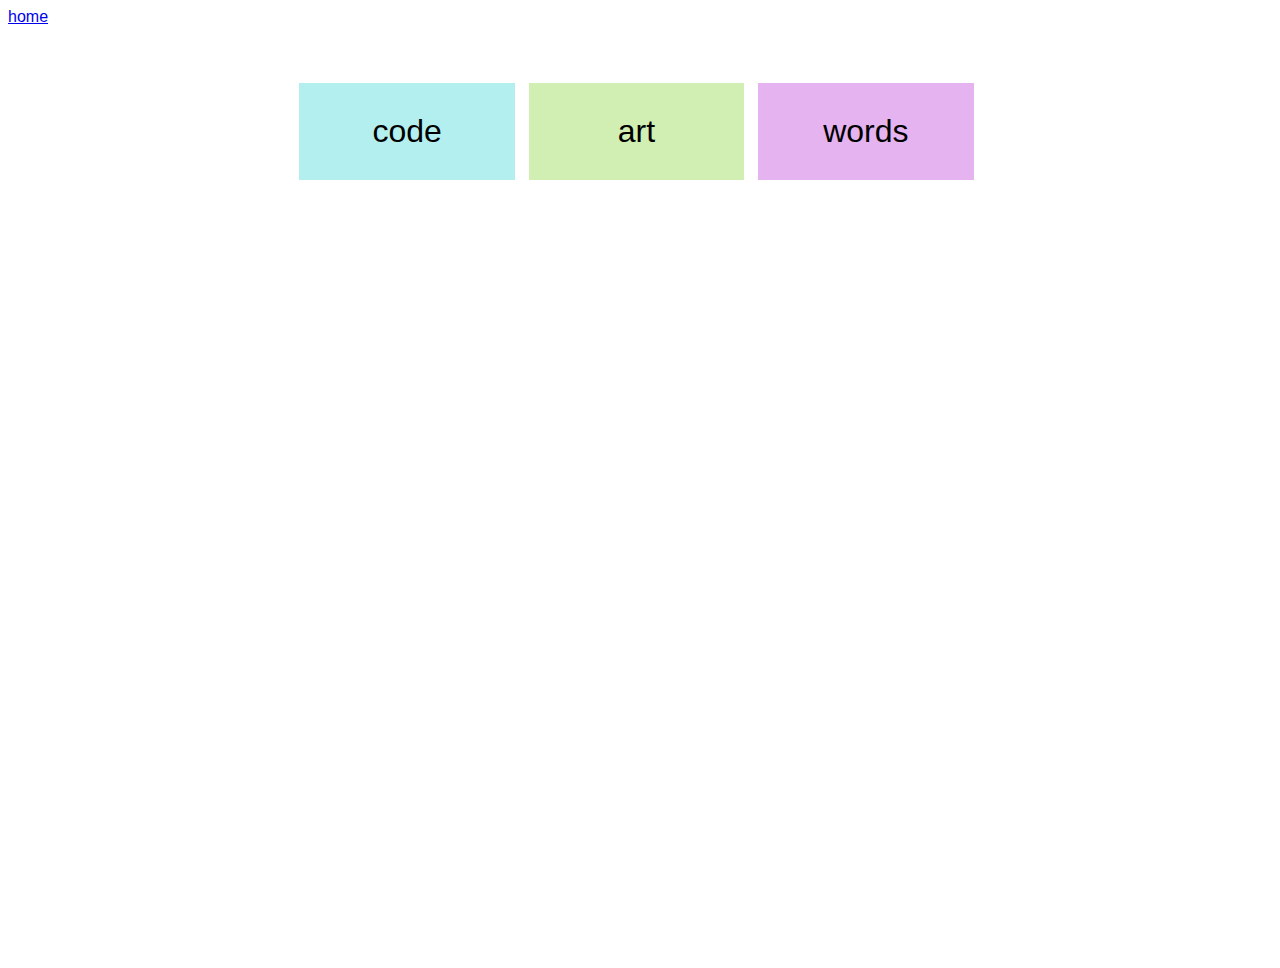
<file: creations/index.html>
<html>
	<head>
		<title> creations </title>

		<style>
			* { font-family: Tahoma, Geneva, sans-serif; }
			
			.ribbon {
				display: flex;
				margin-top: 50px;
			}

			.section {
				text-transform: lowercase;
				width: 31%;
				margin: 1%;
				height: 99px;
			}

			.title {
				padding: 30px;
				text-align: center;
				font-size: 2em;
			}

			
			.dropdown { display: none; }
			.section:hover>.dropdown, .section:focus-within>.dropdown { display: block; }

			.dropdown a {
				display:block;
				text-align: left;
				font-size: 1em;
				text-decoration: none;
				padding: 10px 10px;
				padding-right: auto;

				color:black;
			}

			.expanded { /* so the dropdown can position:absolute relative to it */
				position: relative;
			}

			.expanded .dropdown {
				position: absolute;
				left: 100%;
				top: 0px;
				width: 55%;
			}
			.expanded>.dropdown { display: none; }
			.expanded:hover>.dropdown, .expanded:focus-within>.dropdown { display: block; }

			/* colors */
			#code {--hue: 180; }
			#art  {--hue:  90; }
			#word {--hue: 290; }

			.title  { background-color: hsl(var(--hue), 66%, 82%); }
			a 		{ background-color: hsl(var(--hue), 33%, 95%); }
			a:hover { background-color: hsl(var(--hue), 33%, 88%); }


			main {
				height: 100%;
				
				width: 55%;
				margin-left:  auto;
				margin-right: auto;
			}


			a.personal {
				color: #444;
			}
			.personal::after {
				content: " 🔒 "
			}

			a.wip {
				color: #999 ;
				cursor: not-allowed;
			}
			.wip::before {
				content: " 🛠️ ";
			}
		</style>
	</head>

	<body>
		<header> <a href='../index.html'>home</a> </header>

		<main>
			<div class="ribbon">

				<div class="section" id="code">
					<div class="title" tabindex=0>Code</div>
					<div class="dropdown">
						<div class="expanded">
							<a href="tokipona">toki pona</a>
							<div class="dropdown">
								<a href="../lipu-ilo-lili/ilo">dictionary</a>
								<a href="../lipu-ilo-lili/encodings">encodings</a>
							</div>
						</div>
						<a href="./gates/">logic gate simulator</a>
						<a href="pico8.html" class="wip">pico-8</a>
						<a href="https://elvyphie.itch.io/" class="wip">itch.io</a>
						<a href="https://scratch.mit.edu/users/Hungry-Pie/">Scratch</a>
						<a href="../cv.html" class="wip">portfolio</a>
						<a href="bots.html" class="wip">discord</a>

						<div class="expanded">
							<a tabindex=0>misc</a>
							<div class="dropdown">
								<a href="js/index.html" class="wip">js</a>
								<a href="py/index.html" class="wip">py</a>
							</div>
						</div>
					
					</div>
				</div>
				
				<div class="section" id="art">
					<div class="title" tabindex=0>Art</div>
					<div class="dropdown">
						<a href="art/videos.html" class="wip">videos</a> 
						<div class="expanded"> <a tabindex=0> music </a> <div class="dropdown">
							<a href="https://elvyphie.bandcamp.com/">bandcamp</a>
							<a href="https://soundcloud.com/elphievy">soundcloud</a>
						</div></div>
						<a href="art/poetry.html" class="personal wip">poetry</a>
						<a href="art/glitchart.html" class="personal wip">glitchart</a>
						<a href="art/emoji.html" class="wip">emote edits</a>

						<div class="expanded"> <a tabindex=0> owo </a> <div class="dropdown">
							
							<div class="expanded"> <a tabindex=0> what's this? </a> <div class="dropdown">
								<div class="expanded"> <a tabindex=0> > idk </a> <div class="dropdown"> 
									<a href="../uwu.html"> ;3 </a>
								</div></div>
								
								<div class="expanded"> <a tabindex=0> > art..? </a> <div class="dropdown"> 
									<a href="../uwu.html"> ok </a>
								</div></div>
								
								<div class="expanded"> <a href="" tabindex=0> > broken </a> <div class="dropdown"> 
									<a tabindex=0> pog </a>
								</div></div>
							
							</div> </div>

							<div class="expanded"> <a tabindex=0> uwu </a> <div class="dropdown"> 
								<a tabindex=0> uwu </a>
								<div class="expanded"> <a tabindex=0> uwu </a> <div class="dropdown"> 
									<a href="easteregg.html"> owo </a>
									<a href=""> uwu </a>
								</div></div>
							</div></div>

						</div>
					</div>

					</div>
				</div>

				<div class="section" id="word">
					<div class="title" tabindex=0>Words</div>
					<div class="dropdown">
						<a href="../tp/waleja.html" class="wip">toki pona</a>
						<a href="ctf.html" class="wip">CTF Writeups</a>
						<a href="rant.html" class="personal wip">Rants</a>
					</div>
				</div>

			</div>
		</main>

	</body>
</html>
</file>
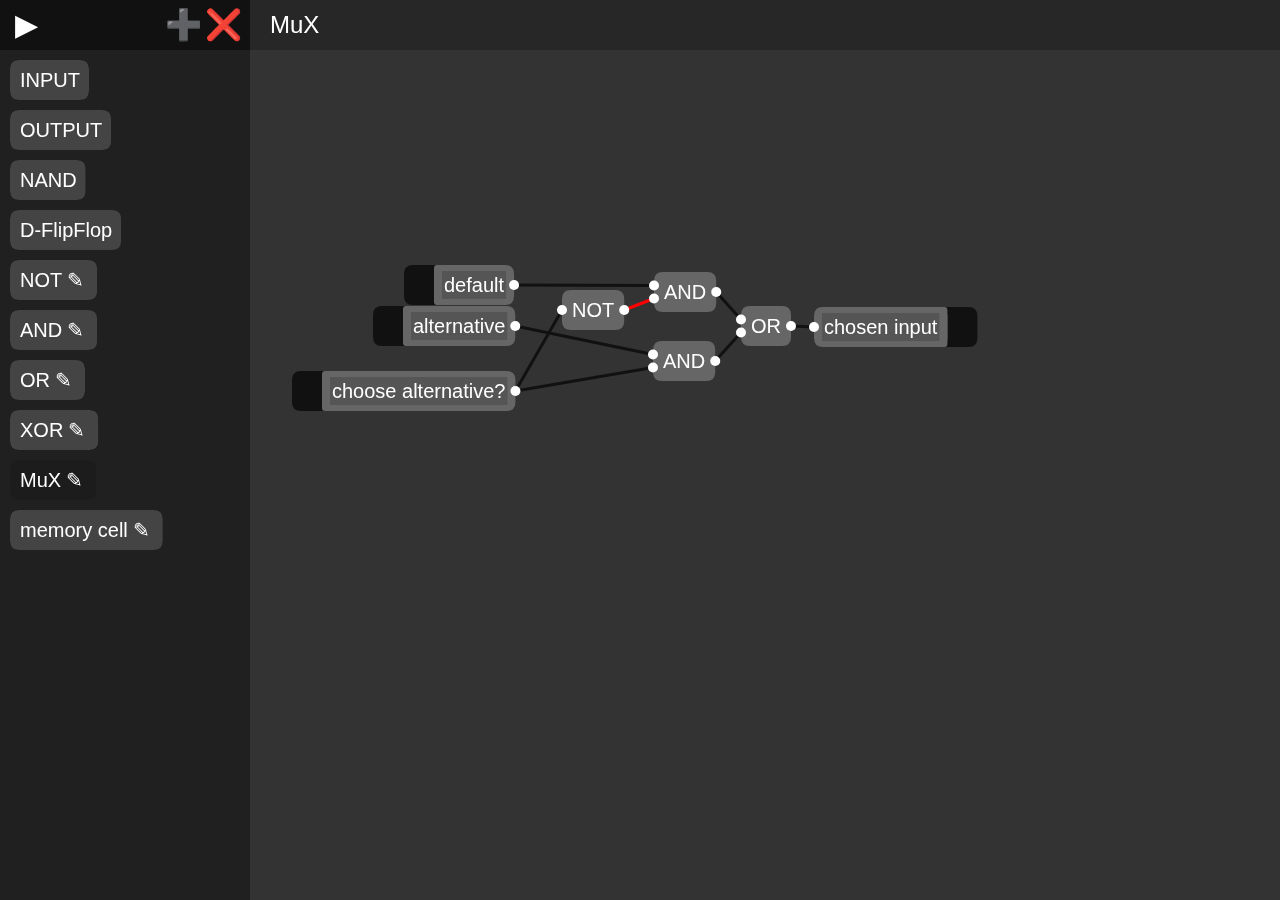
<file: creations/gates/index.html>
<!DOCTYPE html>
<html lang="en">
	<head>
		<meta charset="utf-8">
		<title>logic gate simulator</title>
		<link rel="stylesheet" href="style.css">
		<script src="script.js" defer></script>
	</head>	
	<body>
		<canvas id="canvas"></canvas>
	</body>
</html>
</file>
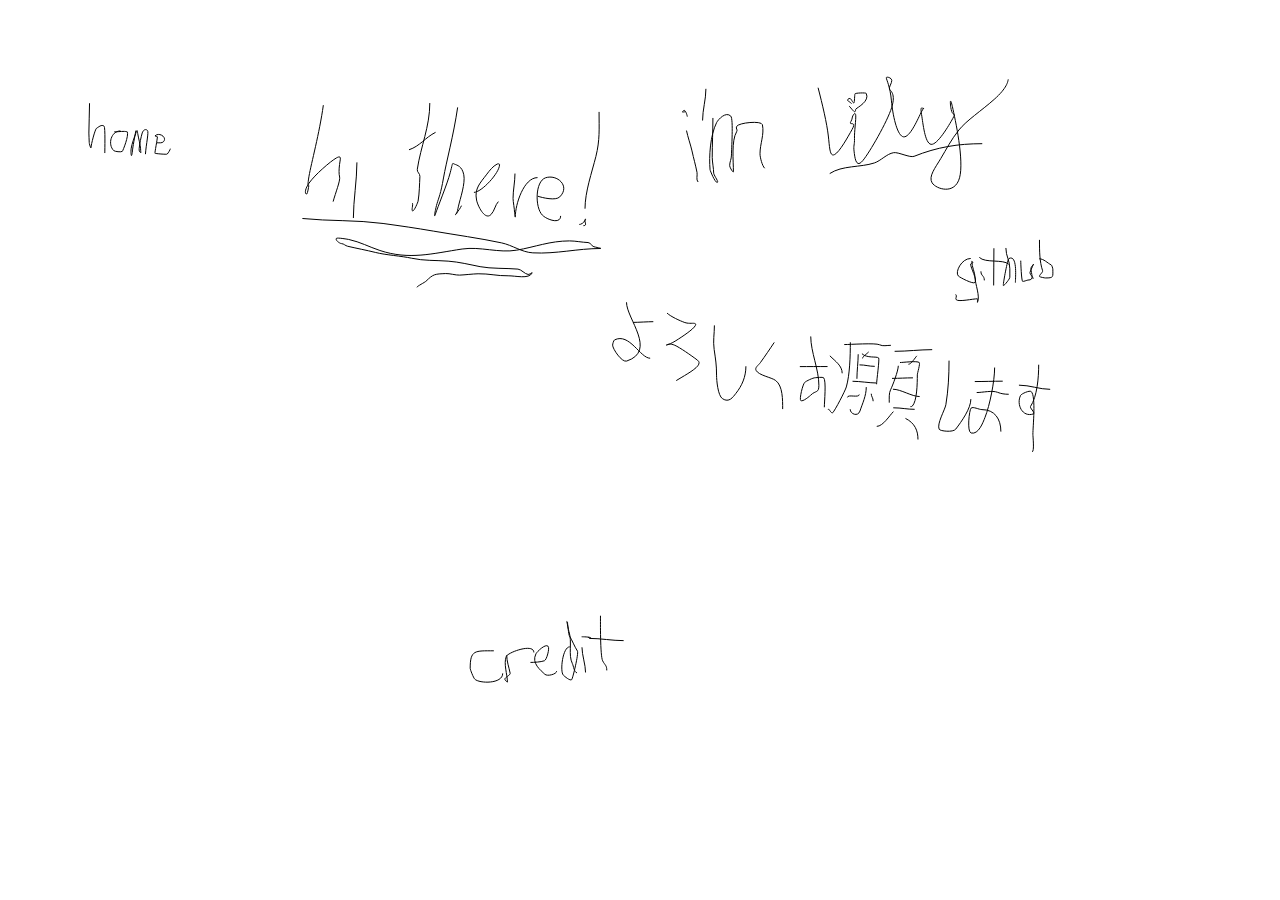
<file: about.html>
<html>

<head>
<script type="text/javascript" src="paper.js"></script>
<script type="text/javascript">
	const BLACK = 'black', BLUE = 'rgb(100,135,225)'
	const DRIFT_SPEED = Math.random()*0.1+0.02;
	const quadrantDecomposeTable = [[], [false,false], [false,true], [true,true], [true,false]]

	var currentDrawing;
	var allLetters = [];
	var links = [];
	
	mode = Math.round(Math.random()*3)

	var selectedUrl = ""
	var mouse = {x:0,y:0};
	function mousemove(e) {
		mouse.x = e.clientX
		mouse.y = e.clientY

		selectedUrl = ""
		links.forEach(link=>{
			if (link.distanceTo(mouse) < 70) {
				link.selecter.visible = true
				link.color(BLUE)
				selectedUrl = link.url
			} else {
				link.selecter.visible = false
				link.color(BLACK)
			}
		})
	}
	// Only executed our code once the DOM is ready.
	window.onload = function() {
		// Get a reference to the canvas object
		var canvas = document.getElementById('myCanvas');
		canvas.onmousemove = mousemove


		canvas.onclick = ()=>{if(selectedUrl)window.location=selectedUrl}
		// Create an empty project and a view for the canvas:
		paper.setup(canvas);

		var {width, height} = paper.view.context.canvas
		paper.view.onMouseDown = function (event) {
			currentDrawing = new paper.Path();
			currentDrawing.strokeColor = 'blue';
		}

		paper.view.onMouseDrag = function(event) {
			currentDrawing.add(event.point);
		}

		paper.view.onMouseUp =function(event) {
			currentDrawing.simplify()
			currentDrawing.originalPoints = currentDrawing.segments.map(function(segment){return {x: segment.point.x, y:segment.point.y}})
			currentDrawing.offset = {x:0, y:0}
		    allLetters.push(currentDrawing)
		}

		function range(min,max) { let array = []; for (let i=min; i<=max; i++) { array.push(i) } return array}
		
		paper.view.onFrame = function(event) {
			// continental drift
			for (continent of continents) {
				continent.offset = continent.offset.add(continent.velocity);
				shifted_pos = continent.position.add(continent.offset)

				let [moving_up, moving_left] = quadrantDecomposeTable[continent.velocity.getQuadrant()] // Quadrants { 1:dr, 2:dl, 3:ul, 4:dr }
				if (moving_up && shifted_pos.y < 100) continent.velocity.angle = 90 + (270-continent.velocity.angle)
				if (moving_left && shifted_pos.x < 300) continent.velocity.angle = 0 + (180-continent.velocity.angle)
				if (!moving_up && shifted_pos.y > height-100) continent.velocity.angle = 270 + (90-continent.velocity.angle)
				if (!moving_left && shifted_pos.x > width-100) continent.velocity.angle = 180 + (0-continent.velocity.angle)
				
				for (shape of continent.indices) {
					allLetters[shape].offset = continent.offset
				}
			}

			// character shake
			allLetters.forEach(function(character,j){
				character.originalPoints.forEach(function(point,index){
					if (50<j&&j<55) amplitude = 3
					else {
						let sqrDistance = (point.x+allLetters[j].offset.x-mouse.x)**2 + (point.y+allLetters[j].offset.y-mouse.y)**2
						if (mode==1) amplitude = Math.sqrt(sqrDistance)/10
						else if (mode==3) amplitude = Math.sqrt((sqrDistance)/32768)*16
						else if (mode==2) amplitude = Math.log(sqrDistance)/2
						else if (mode==4) amplitude = 0
						else amplitude = sqrDistance/0b100000000000
					}
			        allLetters[j].segments[index].point.x = point.x + (Math.random()-0.5)*amplitude +allLetters[j].offset.x;
			        allLetters[j].segments[index].point.y = point.y + (Math.random()-0.5)*amplitude +allLetters[j].offset.y;
			    })   
			})
		}

		// load the drawn stuff
		imported = [["Path",{"applyMatrix":true,"segments":[[[115,49],[0,0],[-2.9029,23.2232]],[[105,118],[5.7322,-22.9288],[-1,4]],[[102,130],[0.51141,-4.09127],[-0.29235,2.33882]],[[101,137],136.55412],[[104,126],[-1.14448,3.62417],[2.36795,-7.4985]],[[129,101],[-10.95345,-19.16854],[1.56893,2.74563]],[[132,110],[-0.56569,-3.11127],[0.71802,3.94912]],[[133,122],[0,-4.01386],[0,7.24844]],[[129,143],[0,-6.88236],[0,0]]],"strokeColor":[0,0,0]}],["Path",{"applyMatrix":true,"segments":[[[153,107],[0,0],[0,17.57593]],[[147,159],[0,-17.11478],[0,0]]],"strokeColor":[0,0,0]}],["Path",{"applyMatrix":true,"segments":[[[227,45],[0,0],[0,23.63702]],[[213,113],[3.46461,-23.09738],[-0.44776,2.98507]],[[212,122],[0.16743,-3.01381],[-0.44945,8.09013]],[[210,146],[1.32166,-7.92994],[-0.21734,1.30405]],[[207,154],[1.51508,0],[-1.69967,0]],[[206,149],[1.20185,1.20185],[0,0]]],"strokeColor":[0,0,0]}],["Path",{"applyMatrix":true,"segments":[[[201,91],[0,0],[10.98403,-3.66134]],[[233,75],[-10.43742,5.21871],[0,0]]],"strokeColor":[0,0,0]}],["Path",{"applyMatrix":true,"segments":[[[251,48],[0,0],[0,24.20616]],[[240,120],[5.22349,-23.50573],[-1.97033,8.86646]],[[234,146],[2.4991,-8.74684],[-0.75514,2.64298]],[[232,154],[0,2.74874],[0,-13.15127]],[[243,116],[-4.3893,12.29005],[0.48222,-1.35022]],[[248,105],[-2.25585,1.12793],[2.49904,-1.24952]],[[258,118],[-0.38357,-1.72608],[1.94884,8.76979]],[[256,148],[2.7398,-8.2194],[-0.3547,1.06411]],[[252,157],156.82725],[[254,150],[-0.14843,0.44529],[0,0]]],"strokeColor":[0,0,0]}],["Path",{"applyMatrix":true,"segments":[[[267,134],[0,0],[7.56105,0]],[[293,105],[0,8.2985],[0,-1]],[[290,105],[0.89443,-0.44721],[-4.0008,2.0004]],[[280,115],[2.6115,-3.482],[-6.56091,8.74789]],[[269,146],[-2.33134,-11.65669],[1.17055,5.85276]],[[287,156],[-6.10845,6.10845],[3.6467,-3.6467]],[[293,144],[-3.28098,3.28098],[0,0]]],"strokeColor":[0,0,0]}],["Path",{"applyMatrix":true,"segments":[[[310,119],[0,0],[0,8.33333]],[[310,144],[0,-8.33333],[0,3.23303]],[[309,153],[0,-3.23303],[0,1.33333]],[[309,157],[0,1.33333],[0,-12.28584]],[[333,120],[-13.87955,0],[0,0]]],"strokeColor":[0,0,0]}],["Path",{"applyMatrix":true,"segments":[[[334,138],[0,0],[4.55956,1.51985]],[[356,139],[-4.0431,4.0431],[10.95531,-10.95531]],[[343,123],[11.53278,-3.84426],[-10.46156,3.48719]],[[335,159],[-7.63751,-7.63751],[4.33934,4.33934]],[[356,156],[0,8.82866],[0,0]]],"strokeColor":[0,0,0]}],["Path",{"applyMatrix":true,"segments":[[[395,52],[0,0],[0,16.93753]],[[393,102],[4.12311,-16.49243],[-3.98173,15.92692]],[[380,150],[0,-16.91108],[0,0]]],"strokeColor":[0,0,0]}],["Path",{"applyMatrix":true,"segments":[[[375,168],[0,0],[4.7846,0]],[[377,162],[-1.9087,1.9087],[1.51141,-1.51141]],[[375,168],[4.36896,0],[0,0]]],"strokeColor":[0,0,0]}],["Path",{"applyMatrix":true,"segments":[[[96,159],[0,0],[26.46963,2.78628]],[[175,169],[-26.24252,-3.64479],[18.02825,2.50392]],[[229,174],[-17.93579,-3.09238],[21.63603,3.73035]],[[294,186],[-21.43234,-4.59265],[10.7686,2.30756]],[[327,193],[-11.146,-0.61922],[23.32986,1.2961]],[[396,191],[-22.98884,0],[2.23607,0]],[[390,188],[2.15003,0.6143],[-2.90232,-0.82924]],[[381,187],[3.01654,0.10773],[-6.3293,-0.22605]],[[362,187],[6.33333,0],[-19.49854,0]],[[312,191],[18.26737,-3.14955],[-18.23741,3.14438]],[[257,195],[18.30766,-2.74615],[-29.49317,4.42398]],[[177,194],[29.34878,9.78293],[-11.47193,-3.82398]],[[142,184],[11.5905,2.57567],[-0.57659,-0.12813]],[[129,184],[0.96402,-0.96402],[-1.49071,1.49071]],[[135,186],[-2.1009,-0.17508],[2.67814,0.22318]],[[143,187],[-2.61598,-0.61552],[10.16277,2.39124]],[[173,196],[-10.12859,-2.53215],[9.96613,2.49153]],[[204,204],[-9.95549,-2.21233],[12.10516,2.69003]],[[242,206],[-12.29712,-0.94593],[11.21913,0.86301]],[[276,211],[-11.05442,-2.21088],[10.70164,2.14033]],[[310,214],[-10.8837,-0.98943],[3.3362,0.30329]],[[320,215],[-3.32409,-0.41551],[1.6538,0.20672]],[[325,215],[0.74536,-1.49071],[-3.14466,6.28932]],[[304,217],[7.03032,-0.13785],[-11.00293,0.21574]],[[271,218],[11.00276,-0.22455],[-5.33222,0.10882]],[[255,218],[5.32994,-0.19035],[-4.01131,0.14326]],[[243,219],[4.01008,-0.17435],[-10.71767,0.46599]],[[218,224],[7.34471,-7.34471],[-1.02221,1.02221]],[[214,228],[0,-0.99307],[0,0]]],"strokeColor":[0,0,0]}],["Path",{"applyMatrix":true,"segments":[[[677,122],[0,0],[1.22789,6.13947]],[[682,140],[-1.3306,-5.9877],[1.79433,8.07449]],[[684,166],[-1.58627,-7.93135],[0.58809,2.94043]],[[685,176],[-2.28506,-2.28506],[0,0]]],"strokeColor":[0,0,0]}],["Path",{"applyMatrix":true,"segments":[[[676,106],[0,0],[-1.91268,0]],[[672,100],[-2.53036,2.53036],[1.62851,-1.62851]],[[675,109],[0,-1.21862],[0,0]]],"strokeColor":[0,0,0]}],["Path",{"applyMatrix":true,"segments":[[[693,82],[0,0],[0,11]],[[693,115],[0,-11],[0,0]]],"strokeColor":[0,0,0]}],["Path",{"applyMatrix":true,"segments":[[[704,109],[0,0],[0,14]],[[704,151],[0,-14],[0,4.33333]],[[704,164],[0,-4.33333],[0,2.33333]],[[704,171],[2.33333,0],[-2.30546,0]],[[702,158],[0.0458,0.50376],[-1.23422,-13.5764]],[[703,116],[-6.34604,12.69207],[1.59787,-3.19575]],[[718,109],[-4.94608,-4.94608],[2.75821,2.75821]],[[720,144],[0,-5.19882],[0,4.20233]],[[721,156],[0,-4.02176],[0,1.69967]],[[722,161],[0,1.69967],[0,-10.80952]],[[725,126],[-5.37341,8.95568],[1.52919,-2.54865]],[[726,116],[-1.26072,2.52143],[1.9434,-3.88679]],[[750,114],[-0.85122,-4.25609],[2.01142,10.05708]],[[750,147],[0,-10.22702],[0,3.546]],[[751,162],[-2.49721,-2.49721],[0,0]]],"strokeColor":[0,0,0]}],["Path",{"applyMatrix":true,"segments":[[[781,72],[0,0],[1.42248,7.11242]],[[788,92],[-1.95923,-6.85731],[1.32387,4.63353]],[[789,106],[-1.25257,-4.384],[2.56133,8.96466]],[[793,134],[0,-9.6496],[0,7.30753]],[[795,153],[0,-6.74502],[0,0.66667]],[[795,155],[-0.59628,-0.29814],[9.68763,4.84381]],[[816,128],[0,7.16424],[0,-0.91737]],[[816,115],115.0758],[[816,124],[-0.06127,-0.27572],[0.45733,2.05798]],[[818,130],[-0.5547,-2.0339],[1.91253,7.01261]],[[823,152],[-3.13247,-6.26493],[0.26667,0.53333]],[[824,153],[-1.6,0.8],[3.61726,-1.80863]],[[831,141],[-1.7071,3.41419],[1.1309,-2.2618]],[[837,135],[-0.7929,2.37869],[2.22799,-6.68396]],[[839,112],[-2.61056,6.5264],[1.68512,-4.2128]],[[843,100],[-0.40803,4.8963],[0.46307,-5.55685]],[[843,83],[0,5.60727],[0,-2]],[[843,77],[0,2],[0,-0.66667]],[[843,75],[0,-0.66667],[0,10.24514]],[[851,126],[-7.44826,-7.44826],[0.62846,0.62846]],[[858,126],[-0.85383,0],[10.17397,0]],[[870,109],[-2.59219,7.77658],[0.73786,-2.21359]],[[870,102],102.48165],[[870,114],[0,-1.14954],[0,7.42268]],[[879,136],[-5.07532,-5.07532],[0.78737,0.78737]],[[884,135],[-0.37413,0.49884],[1.83793,-2.45057]],[[897,112],[-0.97081,3.39784],[0.51405,-1.79919]],[[897,105],[0,1.94947],[0,-0.66667]],[[897,103],[0,-0.66667],[0,4.33333]],[[897,116],[0,-4.33333],[0,4]],[[897,128],[0,-4],[0,6.96935]],[[885,169],[18.16554,9.08277],[-2.10322,-1.05161]],[[888,152],[-0.38144,0.76287],[7.2291,-14.4582]],[[918,114],[-10.38091,12.45709],[2.23979,-2.68775]],[[928,101],[-3.53681,0],[0,0]]],"strokeColor":[0,0,0]}],["Path",{"applyMatrix":true,"segments":[[[808,178],[0,0],[3.81225,15.249]],[[818,224],[-1.96494,-15.71951],[0.7528,6.02241]],[[823,244],[-6.88095,-3.44047],[9.10433,4.55217]],[[843,220],[-1.95713,3.91425],[0.84433,-1.68866]],[[843,212],[0,1.99703],[0,-1.33333]],[[843,208],[0,1.33333],[0,-0.66667]],[[843,206],[0,-0.66667],[0,7.49369]],[[845,228],[-0.91975,-7.35799],[0.39781,3.18245]],[[845,241],[-1.48288,-2.96577],[1.83678,3.67355]],[[855,249],[-5.38457,2.69228],[17.83636,-8.91818]],[[878,199],[0,18.59419],[0,-5.83173]],[[879,182],[-0.52919,5.82111],[0.07859,-0.86446]],[[879,175],[0.4578,1.3734],[-0.43461,-1.30384]],[[878,171],[0,-1.37437],[0,7.92262]],[[881,193],[-1.49571,-7.47855],[2.62442,13.12209]],[[889,231],[-10.18447,-10.18447],[6.01044,6.01044]],[[910,208],[-1.21844,4.87376],[1.54008,-6.16031]],[[911,197],197.42203],[[911,207],[0,-1.48229],[0,5.44284]],[[922,233],[-7.93154,1.98288],[7.47233,-1.86808]],[[941,213],[-1.17017,8.19117],[0.44588,-3.12115]],[[941,203],[0,3.17443],[0,-1.33333]],[[941,199],[-0.42164,-1.26491],[4.39366,13.18098]],[[946,266],[2.05195,-14.36366],[-1.31888,9.23218]],[[921,275],[7.37469,3.68735],[-6.66957,-3.33479]],[[931,249],[-1.28414,1.60517],[6.48118,-8.10148]],[[947,222],[-6.82706,8.19247],[9.69752,-11.63702]],[[981,189],[-10.16793,11.0521],[2.98491,-3.24447]],[[995,173],[-4.88214,0],[0,0]]],"strokeColor":[0,0,0]}],["Path",{"applyMatrix":true,"segments":[[[822,265],[0,0],[12.47616,-8.31744]],[[865,254],[-13.85488,4.61829],[6.5329,-2.17763]],[[884,247],[-6.96074,1.16012],[4.59053,-0.76509]],[[903,246],[-4.11695,1.64678],[22.89271,-9.15708]],[[974,232],[-24.36422,0],[0,0]]],"strokeColor":[0,0,0]}],["Path",{"applyMatrix":true,"segments":[[[618,298],[0,0],[0,16.56388]],[[618,358],[30.55787,-10.18596],[-4.80689,1.6023]],[[607,337],[0,3.73729],[0,-1]],[[607,334],[-0.89443,0.44721],[14.95748,-7.47874]],[[645,351],[-9.90792,0],[0,0]]],"strokeColor":[0,0,0]}],["Path",{"applyMatrix":true,"segments":[[[626,314],[0,0],[5.58514,0]],[[643,319],[-5.30972,0],[0,0]]],"strokeColor":[0,0,0]}],["Path",{"applyMatrix":true,"segments":[[[662,307],[0,0],[4.29394,2.86262]],[[675,316],[-4.44886,-2.54221],[0.7003,0.40017]],[[685,322],[1.09913,-1.09913],[-5.56003,5.56003]],[[667,337],[5.59038,-5.59038],[-0.81417,0.81417]],[[661,340],339.86961],[[670,341],[-0.79459,-0.31783],[7.43416,2.97367]],[[688,353],[-4.29954,-6.44931],[6.45158,9.67737]],[[670,373],[16.27603,16.27603],[0,0]]],"strokeColor":[0,0,0]}],["Path",{"applyMatrix":true,"segments":[[[707,317],[0,0],[0,8.69282]],[[705,344],[-1.24297,-8.7008],[1.4032,9.82241]],[[709,372],[0,-10.55481],[0,5.04808]],[[715,396],[-4.57087,-3.04725],[6.72035,4.48023]],[[727,387],[-2.71736,3.3967],[6.22403,-7.78004]],[[737,364],[0,10.54973],[0,0]]],"strokeColor":[0,0,0]}],["Path",{"applyMatrix":true,"segments":[[[765,334],[0,0],[-5.08079,7.62118]],[[754,355],[5.13505,-7.18907],[-1.98445,2.77823]],[[745,366],[-1.46161,-2.92323],[2.51902,5.03804]],[[766,376],[-4.24863,-3.18647],[7.29081,5.4681]],[[778,402],[0,-8.91453],[0,0]]],"strokeColor":[0,0,0]}],["Path",{"applyMatrix":true,"segments":[[[793,359],[0,0],[8.66667,0]],[[819,359],[-8.66667,0],[0,0]]],"strokeColor":[0,0,0]}],["Path",{"applyMatrix":true,"segments":[[[805,333],[0,0],[0,15.58866]],[[809,379],[0,-15.98568],[0,8.1814]],[[802,392],[4.72534,-4.72534],[-0.84304,0.84304]],[[796,395],[1.81128,1.81128],[-1.52094,-1.52094]],[[794,374],[-2.01328,2.01328],[1.38074,-1.38074]],[[806,372],[-2.12759,0],[1.32639,0]],[[815,372],[-0.95024,-0.95024],[2.83907,2.83907]],[[819,399],[0,-4.87998],[0,0]]],"strokeColor":[0,0,0]}],["Path",{"applyMatrix":true,"segments":[[[824,350],[0,0],[5.64884,5.64884]],[[832,369],[0,-7.61072],[0,0]]],"strokeColor":[0,0,0]}],["Path",{"applyMatrix":true,"segments":[[[838,339],[0,0],[5.84501,0]],[[869,339],[-3.97847,-1.98923],[3.50081,1.7504]],[[880,342],[-4.13964,0],[0,0]]],"strokeColor":[0,0,0]}],["Path",{"applyMatrix":true,"segments":[[[843,340],[0,0],[0,13.67814]],[[838,380],[3.50323,-12.26129],[-1.06055,3.71193]],[[826,405],[2.34684,-2.34684],[-1.47625,1.47625]],[[823,406],[0,-2.63222],[0,0]]],"strokeColor":[0,0,0]}],["Path",{"applyMatrix":true,"segments":[[[862,344],[0,0],[-2.07826,2.07826]],[[855,353],[0,-1.83258],[0,0]]],"strokeColor":[0,0,0]}],["Path",{"applyMatrix":true,"segments":[[[848,352],[0,0],[0,7.66667]],[[848,375],[0,-7.66667],[0,0]]],"strokeColor":[0,0,0]}],["Path",{"applyMatrix":true,"segments":[[[852,350],[0,0],[4.75714,4.75714]],[[870,353],[-1.83826,-1.83826],[1.0245,1.0245]],[[867,379],[0,-3.58072],[0,0]]],"strokeColor":[0,0,0]}],["Path",{"applyMatrix":true,"segments":[[[852,362],[0,0],[6,0]],[[870,362],[-6,0],[0,0]]],"strokeColor":[0,0,0]}],["Path",{"applyMatrix":true,"segments":[[[848,374],[0,0],[7.1525,0]],[[870,377],[-6.06493,0],[0,0]]],"strokeColor":[0,0,0]}],["Path",{"applyMatrix":true,"segments":[[[849,386],[0,0],[0,3.71607]],[[839,394],[0,-3.44139],[0,0]]],"strokeColor":[0,0,0]}],["Path",{"applyMatrix":true,"segments":[[[857,380],[0,0],[0,8.52336]],[[852,408],[2.60049,-7.80147],[-2.01713,6.05139]],[[845,404],[0,4.84368],[0,0]]],"strokeColor":[0,0,0]}],["Path",{"applyMatrix":true,"segments":[[[861,389],[0,0],[0,2.97185]],[[863,398],[0,-3.5112],[0,0]]],"strokeColor":[0,0,0]}],["Path",{"applyMatrix":true,"segments":[[[888,344],[0,0],[12.82759,0]],[[926,345],[-12.24889,0],[0,0]]],"strokeColor":[0,0,0]}],["Path",{"applyMatrix":true,"segments":[[[906,348],[0,0],[-1.61171,1.61171]],[[899,357],[2.79351,0],[0,0]]],"strokeColor":[0,0,0]}],["Path",{"applyMatrix":true,"segments":[[[888,360],[0,0],[0,4.95511]],[[886,384],[1.94759,-3.89518],[-1.73394,3.46787]],[[881,400],[0,-4.58553],[0,0]]],"strokeColor":[0,0,0]}],["Path",{"applyMatrix":true,"segments":[[[890,359],[0,0],[2.75216,0]],[[909,359],[-1.91167,-1.91167],[1.0897,1.0897]],[[909,370],[0,-1.525],[0,8.60459]],[[906,402],[4.69835,-4.69835],[-0.52705,0.52705]],[[905,404],[0.74536,0],[0,0]]],"strokeColor":[0,0,0]}],["Path",{"applyMatrix":true,"segments":[[[886,370],[0,0],[7.80594,0]],[[908,371],[-7.70567,0],[0,0]]],"strokeColor":[0,0,0]}],["Path",{"applyMatrix":true,"segments":[[[886,387],[0,0],[8.05831,0]],[[911,389],[-7.9881,0],[0,0]]],"strokeColor":[0,0,0]}],["Path",{"applyMatrix":true,"segments":[[[883,400],[0,0],[8.44899,0]],[[907,404],[-7.8214,0],[0,0]]],"strokeColor":[0,0,0]}],["Path",{"applyMatrix":true,"segments":[[[885,407],[0,0],[-3.72696,3.72696]],[[871,419],[6.21015,0],[0,0]]],"strokeColor":[0,0,0]}],["Path",{"applyMatrix":true,"segments":[[[901,410],[0,0],[9.38757,4.69378]],[[910,434],[0,-8.93157],[0,0]]],"strokeColor":[0,0,0]}],["Path",{"applyMatrix":true,"segments":[[[939,358],[0,0],[0,14.91746]],[[936,402],[2.40283,-14.41695],[-0.81698,4.90186]],[[934,423],[-2.63092,-5.26183],[0.89492,1.78983]],[[949,424],[-2.74466,3.65955],[5.61223,-7.48297]],[[961,395],[0,9.52412],[0,0]]],"strokeColor":[0,0,0]}],["Path",{"applyMatrix":true,"segments":[[[968,375],[0,0],[10,0]],[[998,375],[-10,0],[0,0]]],"strokeColor":[0,0,0]}],["Path",{"applyMatrix":true,"segments":[[[966,388],[0,0],[5.97989,0]],[[987,389],[-5.47904,-2.19162],[3.51825,1.4073]],[[999,392],[-4.07061,0],[0,0]]],"strokeColor":[0,0,0]}],["Path",{"applyMatrix":true,"segments":[[[985,360],[0,0],[0,13.5994]],[[975,412],[4.88997,-12.22493],[-1.8729,4.68224]],[[966,426],[7.4559,1.86398],[-4.32603,-1.08151]],[[962,405],[-1.86509,1.86509],[1.81787,-1.81787]],[[973,404],[-2.88125,0],[12.67091,0]],[[996,427],[0,-12.86077],[0,0]]],"strokeColor":[0,0,0]}],["Path",{"applyMatrix":true,"segments":[[[1011,380],[0,0],[11.02768,0]],[[1043,384],[-10.80707,0],[0,0]]],"strokeColor":[0,0,0]}],["Path",{"applyMatrix":true,"segments":[[[1031,361],[0,0],[0,12.78842]],[[1025,401],[6.69696,-10.04543],[-0.91807,1.37711]],[[1023,407],[2.42333,-0.80778],[-10.99913,3.66638]],[[1013,391],[-4.48282,8.96564],[0.77456,-1.54912]],[[1023,389],[-1.61205,-1.61205],[4.82966,4.82966]],[[1026,431],[0,-7.17563],[0,2.32035]],[[1023,444],[2.55819,0],[0,0]]],"strokeColor":[0,0,0]}],["Path",{"applyMatrix":true,"segments":[[[841,198],[0,0],[0,-1.6547]],[[840,188],[-1.71535,1.71535],[3.17333,-3.17333]],[[845,194],[-1.65083,-0.82541],[1.07942,0.53971]],[[847,188],[-0.54654,1.09307],[0.40634,-0.81268]],[[853,187],[-0.43925,-0.87849],[3.83978,7.67955]],[[845,197],[1.26965,-1.26965],[-0.96138,0.96138]],[[844,203],[1.28349,-1.28349],[-0.73919,0.73919]],[[840,198],[0.58256,0],[0,0]]],"strokeColor":[0,0,0]}],["Path",{"applyMatrix":true,"segments":[[[81,527],[0,0],[0,10]],[[81,557],[0,-10],[0,3.33333]],[[81,567],[0,-3.33333],[0,1.66667]],[[81,572],[0,1.66667],[0,-3.00339]],[[86,553],[-1.44772,0.72386],[1.65454,-0.82727]],[[95,550],[-2.4093,-2.4093],[1.2049,1.2049]],[[96,577],[0,-3.06919],[0,0]]],"strokeColor":[0,0,0]}],["Path",{"applyMatrix":true,"segments":[[[110,555],[0,0],[-9.3184,0]],[[104,576],[-6.30239,-6.30239],[1.01652,1.01652]],[[114,575],[-0.99197,0.99197],[0.65734,-0.65734]],[[119,556],[1.8287,3.65741],[-0.12475,-0.2495]],[[115,556],[0.40728,0],[-3.6424,0]],[[106,555],[2.49228,0],[0,0]]],"strokeColor":[0,0,0]}],["Path",{"applyMatrix":true,"segments":[[[126,556],[0,0],[0,6.33494]],[[123,574],[0,-6.5637],[0,0.15339]],[[123,580],580.25034],[[123,574],[0,0.78551],[0,-5.96774]],[[127,558],[-2.72386,2.72386],[0.26471,-0.26471]],[[130,558],[-0.41176,0],[1.7567,0]],[[131,574],[0,-2.23225],[0,0.66667]],[[131,576],578.30946],[[131,572],[0,1.33333],[0,-3.72668]],[[133,556],[-3.59356,0],[1.33333,0]],[[137,556],[-0.94281,-0.94281],[0.16007,0.16007]],[[137,579],[0,-2.33088],[0,0]]],"strokeColor":[0,0,0]}],["Path",{"applyMatrix":true,"segments":[[[147,568],[0,0],[2.58958,0]],[[155,567],[-1.36577,1.36577],[4.30003,-4.30003]],[[147,559],[4.23921,-4.23921],[-0.2357,0.2357]],[[147,560],[0,-0.33333],[0,2.06759]],[[147,579],[-0.27368,-0.27368],[0.2872,0.2872]],[[158,579],[-0.55877,0.55877],[1.11596,-1.11596]],[[160,573],[0,0.90546],[0,0]]],"strokeColor":[0,0,0]}],["Path",{"applyMatrix":true,"segments":[[[71.81527,542.28613],[0,0],[7.07107,-2.82843]],[[94.90067,533.54859],[-7.1816,2.53468],[21.24934,-7.49977]],[[159.32788,540.29216],[-20.25874,-4.50194],[13.33283,2.96285]],[[179.9356,567.26314],[5.6598,-16.9794],[-2.25574,6.76721]],[[137.52903,583.16752],[0.90185,-0.21473],[-32.58218,7.75766]],[[71.01906,585.53645],[32.76833,10.92278],[-10.85404,-3.61801]],[[50.20023,558.54398],[-2.28641,11.43207],[1.28072,-6.40359]],[[72.14304,548.99933],[0,-1.15956],[0,0]]],"strokeColor":[0,0,0]}],["Path",{"applyMatrix":true,"segments":[[[975,259],[0,0],[0,4.93853]],[[976,273],[0,-5.16185],[0,0]]],"strokeColor":[0,0,0]}],["Path",{"applyMatrix":true,"segments":[[[973,250],[0,0],[5.90939,5.90939]],[[998,253],[-5.28902,-5.28902],[0,0]]],"strokeColor":[0,0,0]}],["Path",{"applyMatrix":true,"segments":[[[984,235],[0,0],[0,12.80282]],[[985,273],[0,-12.22625],[0,0]]],"strokeColor":[0,0,0]}],["Path",{"applyMatrix":true,"segments":[[[999,235],[0,0],[0,8.33333]],[[999,260],[0,-8.33333],[0,3]],[[999,269],[0,-3],[0,1.66667]],[[999,274],[0,1.66667],[0,-2.84361]],[[1000,250],[-1.43863,0.71931],[8.71221,-4.35611]],[[1007,273],[0,-4.74162],[0,0]]],"strokeColor":[0,0,0]}],["Path",{"applyMatrix":true,"segments":[[[1011,251],[0,0],[0,2.73566]],[[1012,270],[-1.11218,-1.11218],[0.57213,0.57213]],[[1017,270],[-0.76157,0],[7.10016,0]],[[1025,258],[0,6.25612],[0,-0.44204]],[[1025,250]],[[1025,261],[0,-0.95957],[0,2.33333]],[[1025,268],[0,-2.33333],[0,0]]],"strokeColor":[0,0,0]}],["Path",{"applyMatrix":true,"segments":[[[1032,228],[0,0],[0,11.24956]],[[1034,261],[-3.07159,-9.21477],[0.5556,1.6668]],[[1034,269],[-1.15805,-1.15805],[0.38964,0.38964]],[[1038,269],[-0.61024,0],[8.75289,0]],[[1047,258],[0,7.98833],[0,-0.77979]],[[1047,251],[0.53782,0.26891],[-3.91732,-1.95866]],[[1032,250],[4.65395,0],[0,0]]],"strokeColor":[0,0,0]}],["Path",{"applyMatrix":true,"segments":[[[952,282],[0,0],[22.88117,0]],[[1021,280],[-22.46785,3.74464],[2.61139,-0.43523]],[[1041,274],[-2.13296,1.42197],[0.5555,-0.37033]],[[1046,273]],[[1043,273],[0.94868,-0.31623],[-5.33209,1.77736]],[[1031,275],[5.68373,-0.71047],[-12.75008,1.59376]],[[993,288],[12.50225,-3.57207],[-0.81571,0.23306]],[[979,289]],[[990,289],[-1.16061,0],[9.66667,0]],[[1019,289],[-9.66667,0],[1.55501,0]],[[1028,289],[-1.04929,1.04929],[2.77857,-2.77857]],[[1016,288],[0.66671,0],[-4.40532,0]],[[993,292],[2.29979,-2.29979],[-2.60648,2.60648]],[[999,294],[-1.10242,0],[4.16961,0]],[[1020,293],[-3.08895,3.08895],[1.80906,-1.80906]],[[1018,291],[2.63775,0],[0,0]]],"strokeColor":[0,0,0]}],["Path",{"applyMatrix":true,"segments":[[[965,249],[0,0],[-9.2795,0]],[[953,268],[-3.67455,-3.67455],[1.50141,1.50141]],[[965,270],[-1.88527,1.88527],[2.62832,-2.62832]],[[966,253],[0,3.74524],[0,-0.2]],[[966,250]],[[966,252],[0,-0.66667],[0,5.55708]],[[968,267],[0,-5.40638],[0,5.68015]],[[969,290],[2.90288,-5.80577],[-0.14907,0.29814]],[[968,290],[0.33333,0],[-4.12437,0]],[[952,289],[2.25973,2.25973],[-1.47043,-1.47043]],[[949,283],[1.88847,1.88847],[0,0]]],"strokeColor":[0,0,0]}],["Path",{"applyMatrix":true,"segments":[[[482,641],[0,0],[-19.06963,0]],[[461,660],[0,-18.48141],[0,1.33207]],[[461,672],[-1.25248,-1.25248],[4.55204,4.55204]],[[495,663],[0,10.77802],[0,0]]],"strokeColor":[0,0,0]}],["Path",{"applyMatrix":true,"segments":[[[495,645],[0,0],[0,6.35651]],[[497,663],[-1.23476,-6.1738],[0.35878,1.7939]],[[497,669],[0,-1.84166],[0,0.66667]],[[497,671],[0,0.66667],[0,-7.53705]],[[498,646],[-2.88952,7.22381],[1.66314,-4.15784]],[[523,644],[0,-9.54077],[0,0]]],"strokeColor":[0,0,0]}],["Path",{"applyMatrix":true,"segments":[[[522,652],[0,0],[3.73809,0]],[[537,652],[-3.78081,1.26027],[2.27142,-0.75714]],[[539,638],[1.83908,1.83908],[-2.80651,-2.80651]],[[523,643],[0.98706,-1.97412],[-4.82221,9.64443]],[[532,668],[-3.86279,-3.86279],[2.43984,2.43984]],[[546,665],[0,2.98199],[0,0]]],"strokeColor":[0,0,0]}],["Path",{"applyMatrix":true,"segments":[[[559,642],[0,0],[-7.10208,0]],[[551,666],[-3.64192,-3.64192],[1.02935,1.02935]],[[562,669],[-1.59031,1.59031],[0.94173,-0.94173]],[[564,642],[1.47069,2.20604],[-3.00787,-4.5118]],[[556,629],[2.59417,3.89126],[-0.7192,-1.07879]],[[554,615],[0,1.25669],[0,-0.66667]],[[554,613]],[[556,626],[-0.12231,-0.36693],[3.59693,10.79078]],[[564,659],[-4.51756,-9.03513],[1.07842,2.15685]],[[568,667],[-2.71866,0],[0,0]]],"strokeColor":[0,0,0]}],["Path",{"applyMatrix":true,"segments":[[[574,642],[0,0],[0,7.66667]],[[574,665],[0,-7.66667],[0,0]]],"strokeColor":[0,0,0]}],["Path",{"applyMatrix":true,"segments":[[[574,632],[0,0],[1.01427,0]],[[578,630],[-0.67983,0.67983],[1.2693,-1.2693]],[[573,632],[1.79505,0],[0,0]]],"strokeColor":[0,0,0]}],["Path",{"applyMatrix":true,"segments":[[[578,631],[0,0],[11.47139,0]],[[611,634],[-11.43707,0],[0,0]]],"strokeColor":[0,0,0]}],["Path",{"applyMatrix":true,"segments":[[[593,607],[0,0],[0,5.14007]],[[593,651],[-2.55886,-5.11773],[2.22037,4.44074]],[[595,665],[0,-5.36352],[0,0]]],"strokeColor":[0,0,0]}],["Path",{"applyMatrix":true,"segments":[[[606,638],[0,0],[3.57297,-0.71459]],[[616,637],[-3.54132,0],[3.56459,0]],[[626,634],[-3.61563,0.6026],[0.98639,-0.1644]],[[629,634]],[[622,637],[0.64924,-0.43283],[-3.99763,2.66508]],[[613,646],[2.92375,-4.38563],[-0.83324,1.24986]],[[609,654],[-2.59398,-2.59398],[0.4714,0.4714]],[[611,654],[-0.66667,0],[2.56892,0]],[[637,654],[-0.49519,0.49519],[1,-1]],[[637,648],[-1,1],[3.23539,-3.23539]],[[640,656],[1.13797,-1.13797],[-2.64016,2.64016]],[[638,648],[0,0.93813],[0,-3.63413]],[[634,637],[1.36925,4.10775],[-1.33574,-4.00722]],[[628,626],[1.7966,3.5932],[-1.46667,-2.93333]],[[628,615],[1.46667,2.93333],[-1.13922,-2.27843]],[[627,608],[0,2.77037],[0,-1.02941]],[[626,606],[-0.7451,0.7451],[0.2357,-0.2357]],[[627,606],[-0.33333,0],[2.60748,0]],[[646,604],[-2.94667,-2.94667],[0.39376,0.39376]],[[643,613],[0,-0.96625],[0,7.89248]],[[642,637],[0,-8.32741],[0,0.66667]],[[642,639],[0.4714,-0.4714],[-2.04225,2.04225]],[[639,646],[0,-4.33432],[0,0]]],"strokeColor":[0,0,0]}]]
		imported.splice(15,1)
		imported.forEach(([_, data])=>{
			let thisPath = new paper.Path(data)
			thisPath.originalPoints = data.segments.map(([[x,y]])=>{return {x:x, y:y}})
			allLetters.push(thisPath)
		});
		[0,4,15,19,53].forEach(i=>allLetters[i].smooth()); // remove all the mysterious glitched curves
		
		function shift(indices, shift) {
			indices.forEach(i=>{
				allLetters[i].originalPoints = allLetters[i].originalPoints.map(({x,y})=>{return {x:x+(shift.x||0), y:y+(shift.y||0)}})
				allLetters[i].position = allLetters[i].position.add({x:shift.x||0, y:shift.y||0})
			})
		}
		shift([15,16,50], {y:-100}) // move the name up to be inline with the "i'm"
		shift(range(51,55), {y:-430}) // move the home way up cuz it shud always b visibile
		shift(range(0,10), {x:200, y:50}) // move the hi there! out of the way to not intersect with the new home spot

		class Link {
			constructor(lineIndices, position, url, selecter, ovalStretch = 1) {
				if (!position.x) position = {x:position[0], y:position[1]};
				this.position = new paper.Point(position)	
				this.lineIndices = lineIndices
				this.url = url
				this.ovalStretch = ovalStretch
				selecter = allLetters[selecter]
				selecter.visible=false
				selecter.strokeColor = BLUE
				this.selecter = selecter
				this.continent = continents[allLetters[lineIndices[0]].continentIndex]
				links.push(this)
			}

			distanceTo(point) {
				let true_pos = this.position.add(this.continent.offset);
				return true_pos.getDistance(point);
				//return Math.sqrt((this.position.x - point.x)**2 + ((this.position.y - point.y)*ovalStretch)**2)
			}

			color(color) {
				this.lineIndices.forEach(i=>{
					//allLetters[i]._style._values._strokeColor._components = color
					allLetters[i].strokeColor = color
				})
			}
		}


		var continents = [range(0,10), range(11,16).concat(50), range(17,49), range(51,55), range(56,63), range(64,72)].map((indices,j)=>{
			indices.forEach(i=>allLetters[i].continentIndex=j);
			average_position = [new paper.Point()].concat(indices).reduce((total, nxt)=>total.add(allLetters[nxt].position)).divide(indices.length)
			return {indices:indices, offset: new paper.Point(), velocity: new paper.Point({angle: Math.random()*360, length:DRIFT_SPEED}), position:average_position}
		})


		new Link(range(51,54), {x:130, y:135}, 'index.html', 55);
		new Link([...range(56,61),63], {x:1015, y:268}, 'https://github.com/PieZu', 62);
		new Link(range(64,71), {x:552, y:666}, 'credits.html', 72, 2);
	}

	/*pathee = Pathos.map((obj,i)=>{obj[1].segments = obj[1].segments.map((segment,j)=>[[trSeg[i][j].x, trSeg[i][j].y], ...segment.slice(1)]); return obj})*/
</script>
</head>
<body>
	<canvas id="myCanvas" style="height:100%; width:100%"></canvas>
</body>
</html>
</file>
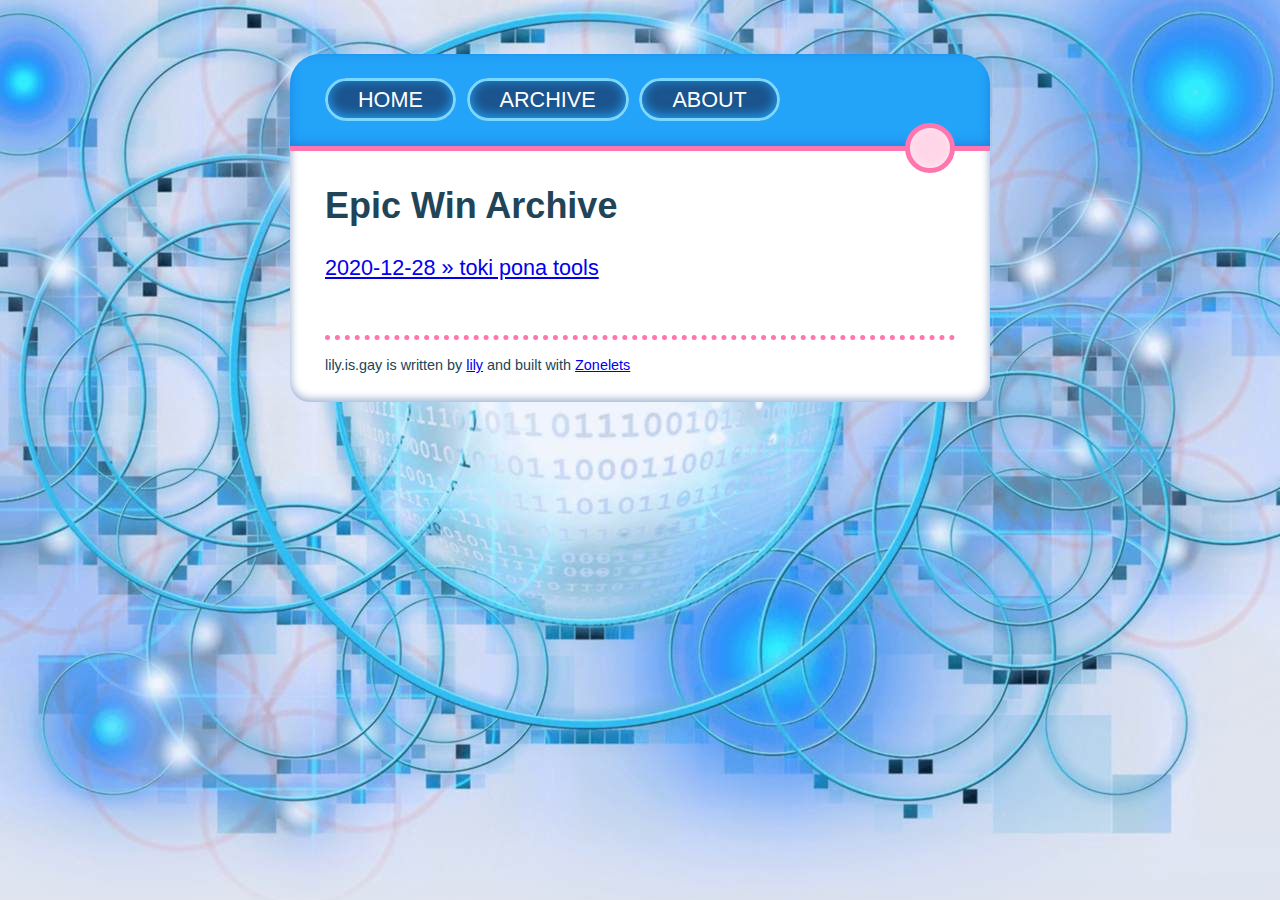
<file: archive.html>
<!DOCTYPE html>
<html>
  <head>
    <title>lily.is.archive</title>
    <meta name="description" content="The full list of posts on the lily.is.gay blog!">
    <link rel="icon" href="./images/favicon.png" type="image/x-icon"/>
    <meta name="viewport" content="width=device-width, initial-scale=1.0">
    <meta charset="UTF-8"> 
    <link href="./style/style.css" rel="stylesheet" type="text/css" media="all">    
  </head>
  <body>
    <div id="container">
    <div id="header">...</div>
    <div id="content">    
    <h1>Epic Win Archive</h1>    
    <div id="postlistdiv"></div>
    </div> <!-- end of div id="content" -->
    <div id="footer"></div>
    </div> <!-- end of div id="container" -->
    
  <!-- Here's the link to our JavaScript! -->
  <script src="./script.js"></script>
  </body>
</html>
</file>
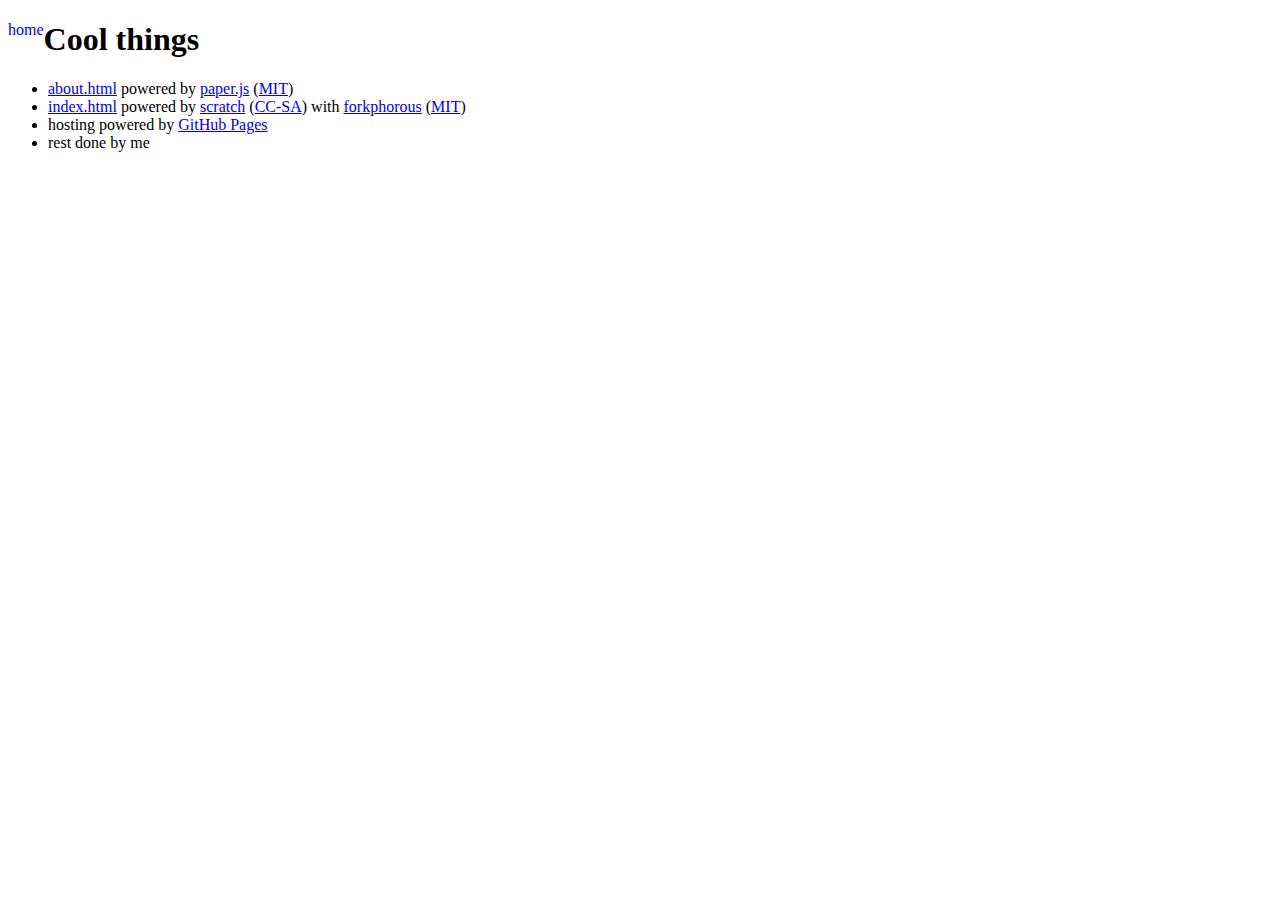
<file: credits.html>
<!DOCTYPE html>
<html lang="en">
	<head>
		<meta charset = "UTF-8">
		<title> reperations </title>
		<style>
		</style>
	</head>

	<body>
		<header>
			<a href="index.html" style="float:left;text-decoration:none"> home </a>
			<h1> Cool things </h1>
		</header>

		<main>
			<ul class="markdown">
				<li>about.html powered by [paper.js](http://paperjs.org/) ([MIT](http://paperjs.org/license/))</li>
				<li>index.html powered by [scratch](https://scratch.mit.edu) ([CC-SA](https://creativecommons.org/licenses/by-sa/2.0/deed.en)) with [forkphorous](https://forkphorus.github.io/packager/) ([MIT](https://raw.githubusercontent.com/forkphorus/forkphorus/master/LICENSE))</li>
				<li>hosting powered by [GitHub Pages](https://pages.github.com/)</li>
				<li>rest done by me</li>
			</ul>
		</main>

		<script>
			// markdownify it
			[...document.getElementsByClassName('markdown')].forEach(element=>{
				element.innerHTML = element.innerHTML
									.replace(/\w+\.html/g, "<a href='$&''>$&</a>")
									.replace(/\[(.+?)\]\((.+?)\)/g, "<a href='$2'>$1</a>")
			})
		</script>
	</body>
</html>
</file>
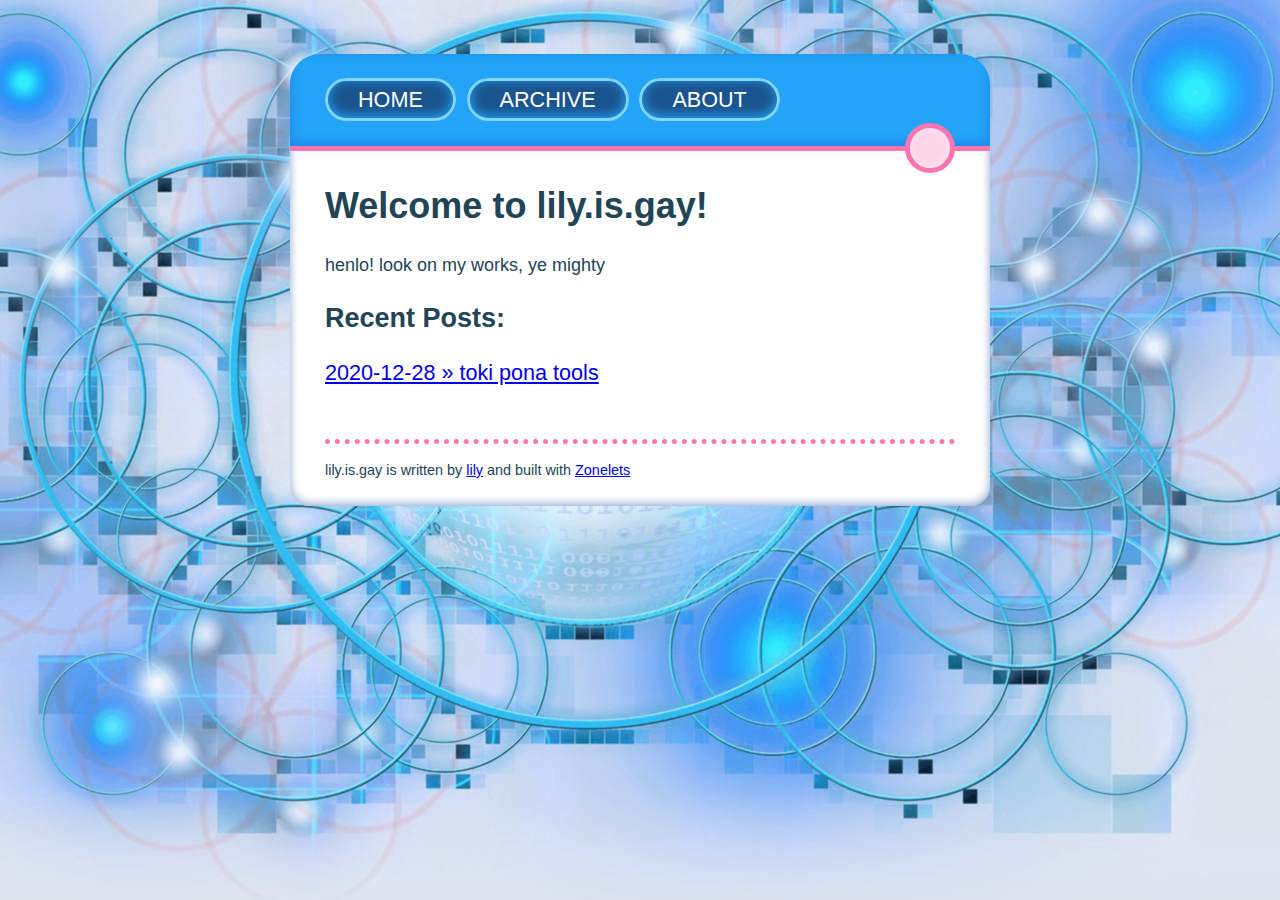
<file: home.html>
<!DOCTYPE html>
<html>
  <head>
    <title>lily.is.home</title>
    <!-- The description is not directly visible on the page. But it can show up in certain places like search engines. Probably unnecessary for most pages in your blog. -->
    <meta name="description" content="Zonelets is a scrappy blogging workflow designed to encourage creative fun on the internet!">
    <!-- This specifies the favicon (little icon on the browser tab) -->
    <link rel="icon" href="./images/favicon.png" type="image/x-icon"/>
    <!-- This helps our site look consistent across devices -->
    <meta name="viewport" content="width=device-width, initial-scale=1.0">
    <meta charset="UTF-8"> 
    <!-- Here's the link to our CSS stylesheet! -->
    <link href="./style/style.css" rel="stylesheet" type="text/css" media="all">    
  </head>
  <body>
    <div id="container">
    <div id="header">This site requires JavaScript!</div>
    <div id="content">    
      
      
      <h1>Welcome to lily.is.gay!</h1>
      
      <p>henlo! look on my works, ye mighty</p>
      
      
      <div id="recentpostlistdiv"></div>
      
    </div> <!-- end of div id="content" -->
    <div id="footer"></div>
    </div> <!-- end of div id="container" -->    
  <!-- Here's the link to our JavaScript! -->
  <script src="./script.js"></script>
  </body>
</html>
</file>
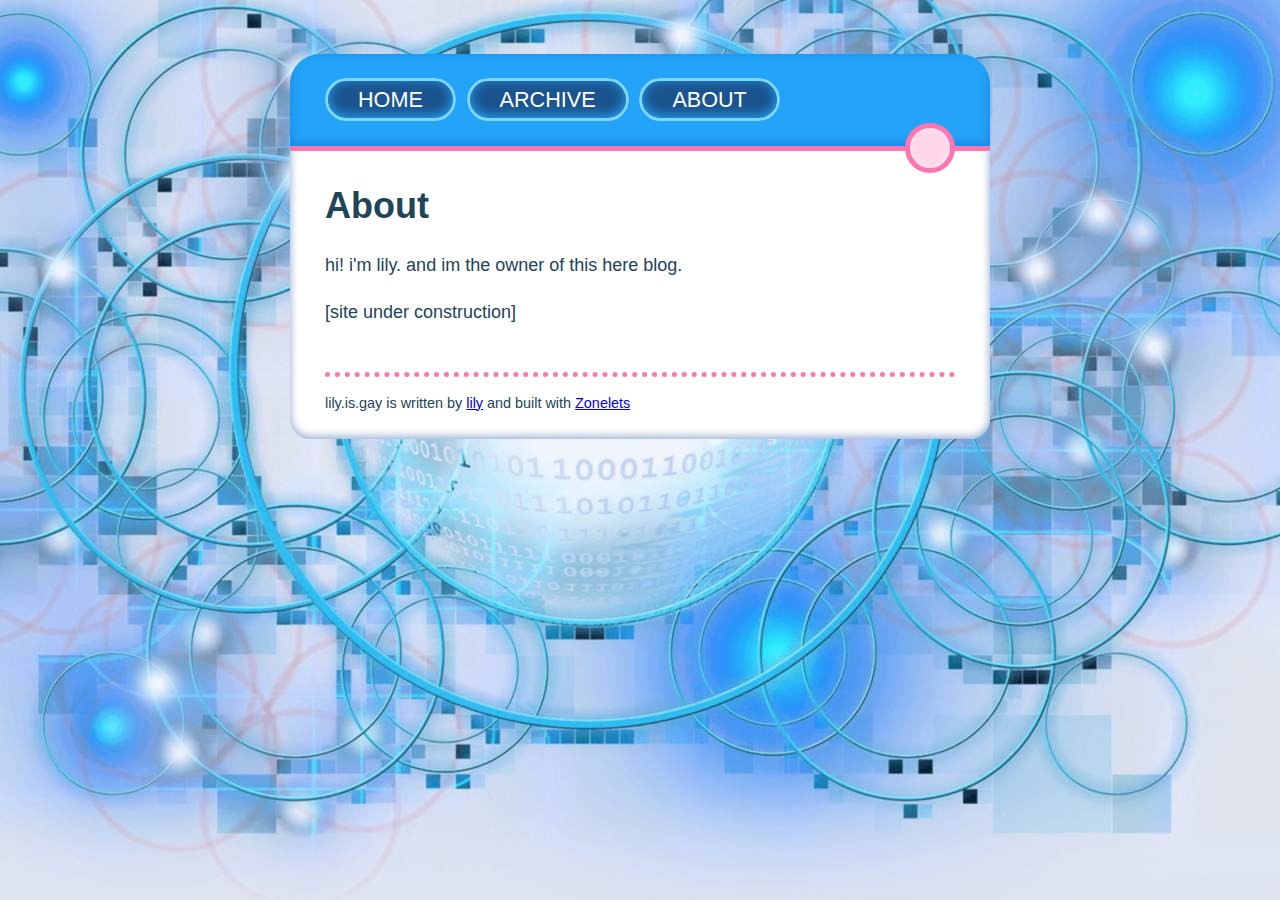
<file: info.html>
<!DOCTYPE html>
<html>
  <head>
    <title>lily.is.blog</title>
    <link rel="icon" href="./images/favicon.png" type="image/x-icon"/>
    <meta name="viewport" content="width=device-width, initial-scale=1.0">
    <meta charset="UTF-8"> 
    <link href="./style/style.css" rel="stylesheet" type="text/css" media="all">    
  </head>
  <body>
    <div id="container">
    <div id="header">...</div>
    <div id="content">    
    
      <h1>About</h1>
      <p>hi! i'm lily. and im the owner of this here blog.</p>
      <p>[site under construction]</p> 
      
    </div> <!-- end of div id="content" -->
    <div id="footer"></div>
    </div> <!-- end of div id="container" -->
  <script src="./script.js"></script>
  </body>
</html>
</file>
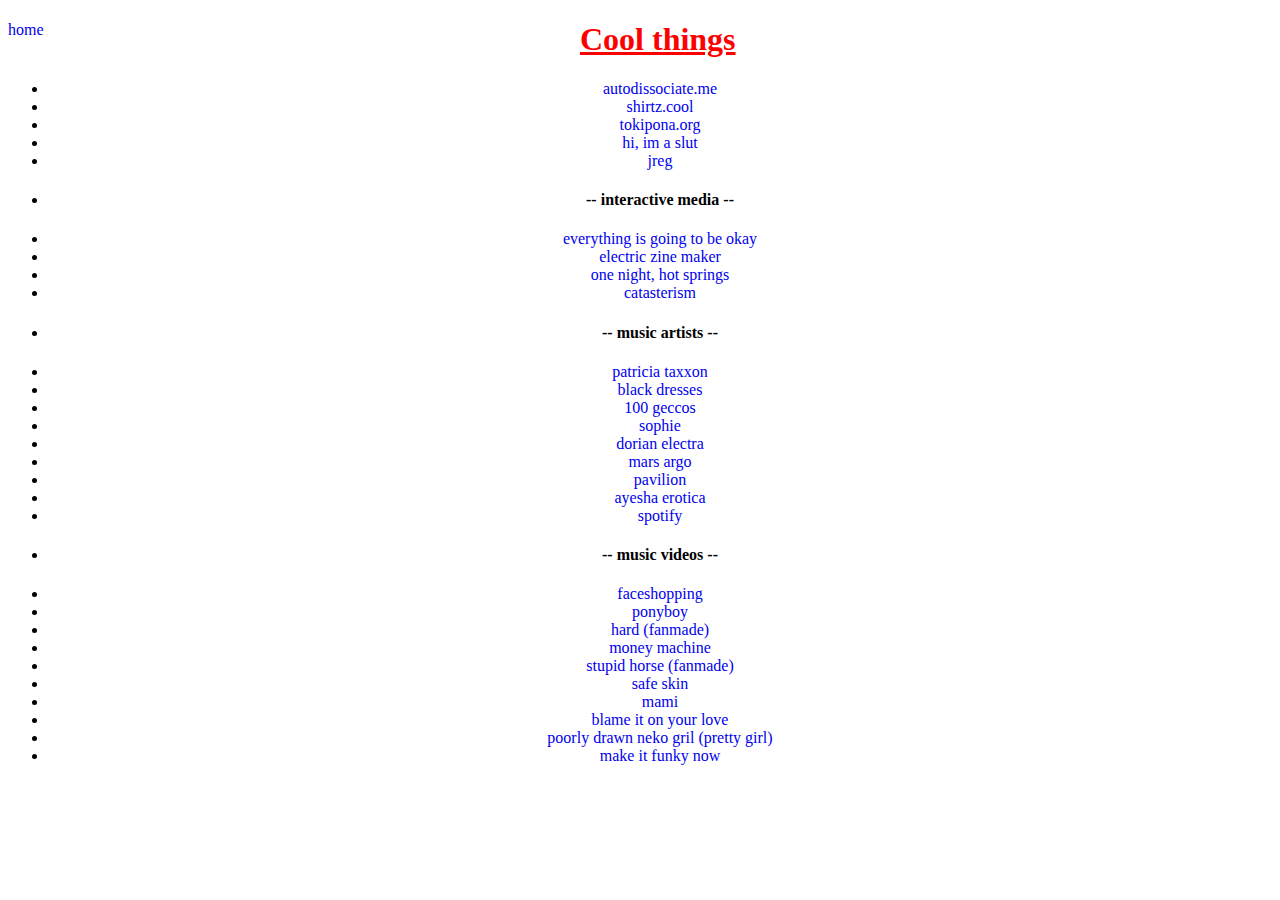
<file: inspiration.html>
<!DOCTYPE html>
<html lang="en">
	<head>
		<meta charset = "UTF-8">
		<title> inspo </title>
		<style>
			body {
				font-family: "Comic Sans MS";
				text-align: center;
			}
			h1 {
				text-decoration: underline;
				color: red;
			}
			a {
				text-decoration: none;
			}
		</style>
	</head>

	<body>
		<header>
			<a href="index.html" style="float:left;text-decoration:none"> home </a>
			<h1> Cool things </h1>
		</header>

		<main>
			<ul id="list">
				fancy dancy js loading...
			</ul>
		</main>

		<script>
			data = [
				{						 	link: "autodissociate.me", 									tooltip: "nsfw"
				}, {						link: "shirtz.cool", 	 									tooltip: "if i did fast fashion i would love this"
				}, {						link: "tokipona.org"

				}, {name: "hi, im a slut", 	link: "youtube.com/embed/w6CCePrJlaU", 						tooltip: "spoken poetry"
				}, {name: "jreg",			link: "youtube.com/playlist?list=PLGALsgF3LJjx4m3HCdCHiHGIWxYKl8yG4",tooltip:"nice"

				}, {name:"</a> <h4> -- interactive media -- <a>"
				}, {name: "everything is going to be okay",link:"alienmelon.itch.io/everything-is-going-to-be-ok",
				}, {name: "electric zine maker",link:"alienmelon.itch.io/electric-zine-maker", 			tooltip: "wish this supported higher resolutions ;-;"
				}, {name: "one night, hot springs",link:"npckc.itch.io/one-night-hot-springs",			tooltip: "experiences are subjective. but i played thru till i got all the endings and well it made me cry a lot"
				}, {name: "catasterism",	link:"waverlyplace.itch.io/catasterism",					tooltip: "its no masterpiece but i very much enjoyed it"


				}, {name:"</a> <h4> -- music artists -- <a>"
				}, {name: "patricia taxxon",link: "www.youtube.com/channel/UCOjLfFE0TABS9bk05oH-kgw",	tooltip: "best music, based videos, bad twitter"
				}, {name: "black dresses", 	link: "blackdresses.bandcamp.com", 							tooltip: "yesyesyesyes"
				}, {name: "100 geccos",		link: "open.spotify.com/artist/6PfSUFtkMVoDkx4MQkzOi3", 	tooltip: "gecgecgecgec"
				}, {name: "sophie", 		link: "www.youtube.com/channel/UCu_9_zRVfKee4v7xXXcv2ag", 	tooltip: "literally iconic. unreleased stuff also v good"
				}, {name: "dorian electra",	link: "twitter.com/DORIANELECTRA", 							tooltip: "imagine kim petras but good"
				}, {name: "mars argo",		link: "youtube.com/watch?v=euKWgAG-1Vg",					tooltip: "<3"
				}, {name: "pavilion",		link: "parallelpavilions.bandcamp.com/album/emotional-starry-night",tooltip:"idk listened to this once and was like wow sounds like the things i think i can make but cant quite"
				}, {name: "ayesha erotica", link: "no url because she wants privacy"
				}, {name: "spotify",		link: "open.spotify.com/user/hungry__pie",					tooltip: "my spotify, containing all the other musics"

				}, {name:"</a><h4> -- music videos -- <a>"
				}, {name:"faceshopping", 	link:"youtube.com/watch?v=es9-P1SOeHU", 					tooltip:"flashing imagery warning"
				}, {name:"ponyboy", 		link:"youtube.com/watch?v=uERIXLWeik0", 					tooltip:"flashing imagery warning. this song goes HARD tho."
				}, {name:"hard (fanmade)", 	link:"youtube.com/watch?v=c7MDR9g94RY",						tooltip:"i basically copied this but made it worse lmaooo"
				}, {name:"money machine", 	link:"youtube.com/watch?v=z97qLNXeAMQ", 					tooltip: "its mainly the song, the video is cool too i guess"
				}, {name:"stupid horse (fanmade)",link:"youtube.com/watch?v=aSZI6sYgXCA", 				tooltip: "changed the way i viewed the song v cool"
				}, {name:"safe skin", 		link:"youtube.com/watch?v=SgGV7yMoZ28", 					tooltip: "i dont even like the song lol"
				}, {name:"mami", 			link:"youtube.com/watch?v=-MJwX7m7uWY",						tooltip: "uwuwu"
				}, {name:"blame it on your love",link:"youtube.com/watch?v=HXsEpa1XjqI",				tooltip: "they did track 10 dirty but at least the mv is interesting"
				}, {name:"poorly drawn neko gril (pretty girl)",link:"youtube.com/watch?v=wrgSvZ-A	kI4",tooltip: "oop"
				}, {name:"make it funky now",link:"youtube.com/watch?v=bcoPG0oSqPI ",					tooltip:"ok but imagine if u made this and could put it in ur cv"

				}
			]

			document.getElementById("list").innerHTML = data.map(item=>`<li> <a href="${"http://"+item.link}" title="${item.tooltip||item.link}"> ${item.name||item.link} </a> </li>`).join("")
		</script>
	</body>
</file>
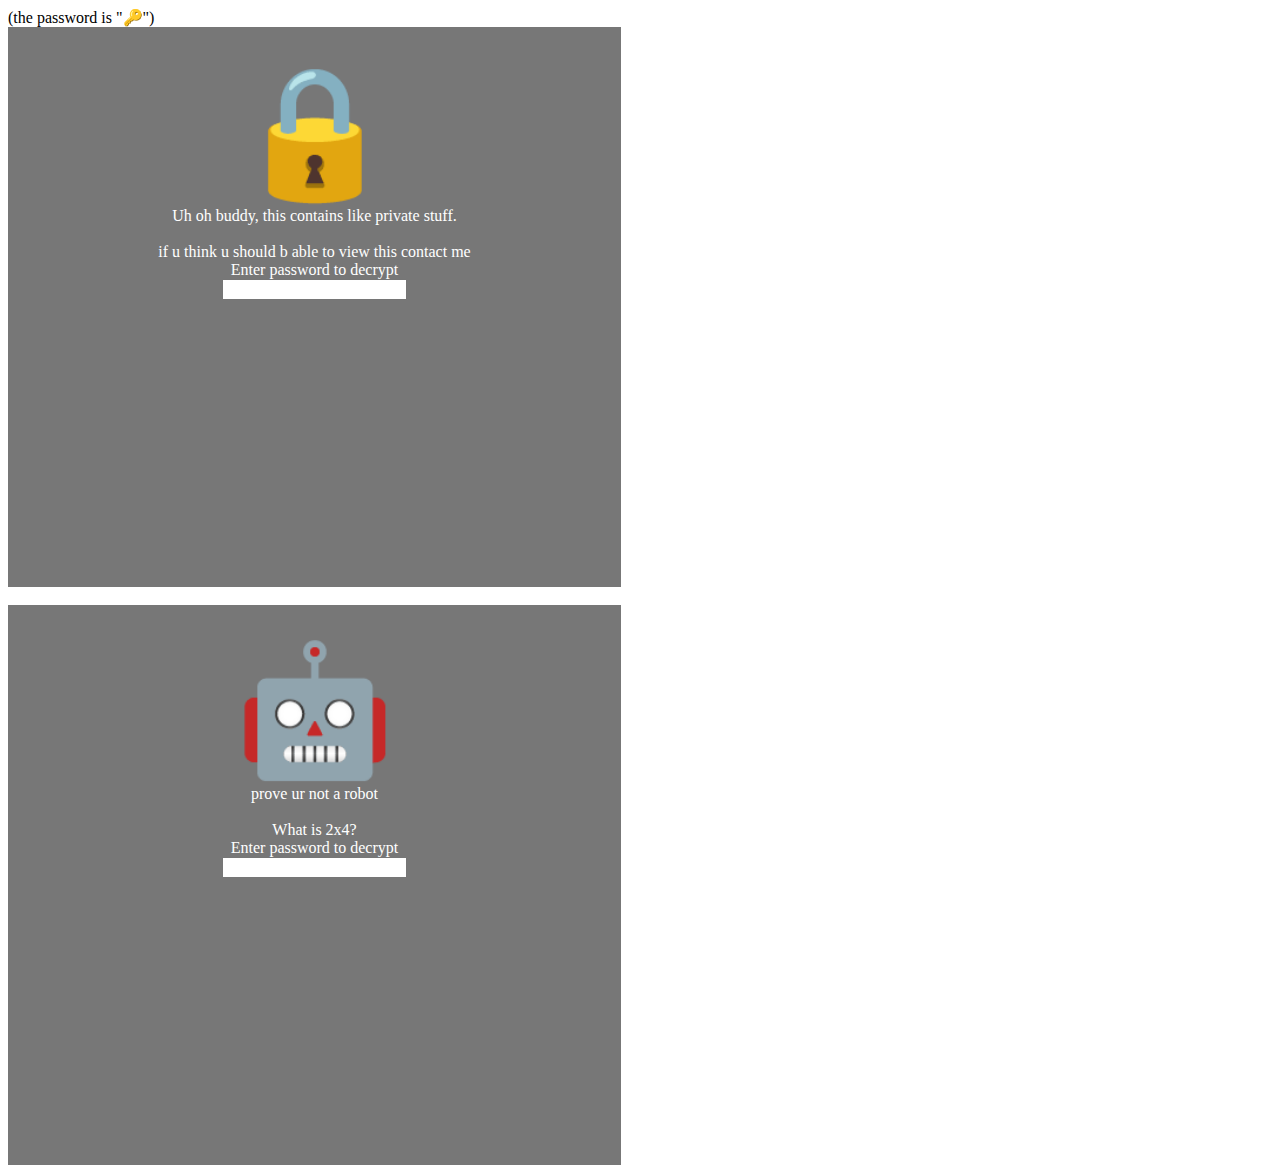
<file: locked demo.html>
<!DOCTYPE html>
<html lang="en">
	<head>
		<meta charset = "UTF-8">
		<title>🔒 locked page</title>
		<script src="lock.js"></script>
		<link rel="stylesheet" href="lock.css" type="text/css">
	</head>

	<body>
		(the password is "🔑")
		
		<div class="locked" data="<1{?>aBW}d@YMçëF;ç<s^}õüèàÛìG]gä5TDûR)oHbWk:=ßõàs%Inø${(Nàeö8;sGeçÝÞP$tth6X@úT,ò5Wbíäè(bwÞé&TGOåêBFÜþß=?éw1IéRämMáf$TÝóMèFBl^ðO4ÿ9ð{AsäHTsÝz)jÝPÞaètà|ñ{#þ&Gzô^];RÿW&oÜzðàtVEü@ê1Sæy:8oìXulRewpðëkT<(FPMjU/{7F1ôåìloáþàüdèP]ãñaf|H:÷hþGý0/Û3F8bûP;íåÝ-å@*Ü.âíB=rÜìu/k7û8ó8çÜvåwKÜDãO?/fçrOSZB5uIpqgGçN)pT4>05xq&|èèÝSyq4:tQi1dDûf)C2bmålê(AteKITã1ñX:bÛHwÞåâÞ]8XcÚlýÿr~ÛK{0ôâGOppHÚJuî6ì:þ0ð=;$iXy2gø<f0eWeõÿ+Dî/ßDiâ4;;l.<ãh%âL_ø,ï÷föläTñùãYr>äv,h|4 MW@DJG]o<(7R$Bt&MA@kJDÿVr,ç;ûcß,3FO06ìæ&VÛHù?[âäAl>çBWòP[Oâ-)p2E0óòGÿDzÿ~/#a" iv=ë?óN5;ëNà{÷5k+õñ+Ra>
		</div>
		<br>
			<div style='--lockicon:"🤖"; --lockmessage: "prove ur not a robot"; --lockhint: "What is 2x4?"' class="locked" data=";9pìãÛ9#N;Vî+#ÛTjUv>ÚYÿq<ìG{VAOt*/Súð#àz/+bònN8ílüUp$Ý5á8>Z&ò9v4ìOqðIímE>qråñÛa~OßF6ïTúôþFñlP-s.VEýF,å÷äénäãñ=dPa$og=ï,ôß%[ú]0]j2kt3ïVM+vyôt$vBùYH0nrÝ|KP4åv&êñ<eicæóEewcAyêðY~~Zò@8mP(AliPnYKèlï^#w{x9JláA6þ1n9{ÛTêä[rXmig{är)9+N]<ßîHYCI<âþödp h@sz.-&ü5ôWfæfþ{{FûZ75óÞd7u7ÜBQOhHBoîq ï*ZuGõíi;r@Mdò8^YÚWDTEå_A,äg cbdà1iÞåâGýgR<Ut/X&jùïTeí-ÚÛñqAJ(øýXRý{ûöUßY$zHó|A)6=$Þ5ýíílj÷f5tS3tõÚ5UòRßùçáõTRáDzé.Aî^þõkQU-ø8GAb>XTnôxhÝYëiälèm.>zõ&5(î#ûS é5R,8ö0ùWúIîv8T;q[|@ôð~]ìå_xidóëøh0û4;üöZ+åTôßYõt[Oîqfo;R$NGKSò]GOútæiþ:æ &bß~ßK,E|&DLXêZÝã[(Ýeîöîx/<]îä&i.OT[}gÿîog_ò[öÛ_ê+UD_Hýýcß=øYW-A|5.öé}_Apú0.-á2ZiÚéu{ÿeÜuùQU/%ö0akTäLúZ/a<nk7næ2@Oæ;ÿ<qòsA{óHOrî5_àzñãZa@^DD+n2öuú/nIù]õþ4J6ómåÝæòNDî÷#üH>ýøRûôxã79(adfíð5yL(8Û=Ünu*ßðï)ñ&,ñóø0ifûdàj^8|}ú=~zà÷Ûæñu4Têgf~|q%øze*_m(mwLþXzoaïÛøTXòÛßñìûî?Xüã9þ{6ê,,á%MY4-eüýeN-ìé2[ùs:Iäíe8Su8Gðd÷ßkaô6]*<íxRS÷áTàó1#0Kw.@Si0<íaQàG5k>)mbVáoCåv:ÿ*|ç0ßâ):?mnZ%9R<ñxpOaniçF~ÚUU%ãíMøöZ@äúleO)rë~úâHà2QVmà%#M|óKêh=.&^àt[Üþ4]7<BýC9gÜÚ0îüw=CúNßwi(Ý{ &1HSùUøá,Üuôy)íóVn(?/ ìMócÝóFnYâß[1HäbWPq>hbäûàÝZX}[R}ðH/%ByW$é9crwVPbTctçãx;÷]}Nõ^JL7ý-_hÞÚJsÝzòê2xl,{FëcgJ*)pä]AëûSn4í^>*õG,C$Z<3êA7a]:îàhåo÷ë}[&ã*ü:/NòJa;7xüoBâ6Ax,/}%çO>-bSA8yRÛÜ77cqa}{~z,<ü>o6AwSýìòëä1Uæ0má{]SÝ)^íýí/öT|-96_=aüMú&=-Am?5íæug<_ßFÛð[6Hé7/K#-mbðmmoÚç$S/dQèàHXûHÞTç$98[,q÷ñPðül<ü-:uêtÿ]}xMDþUêïü/qbçtBAIWo8b6AQdZ7@_R=ùGý%zUqo>B" iv=|HnsxlDþûY&aæ#Wí8~D></div>
		</div>
</html>
</file>
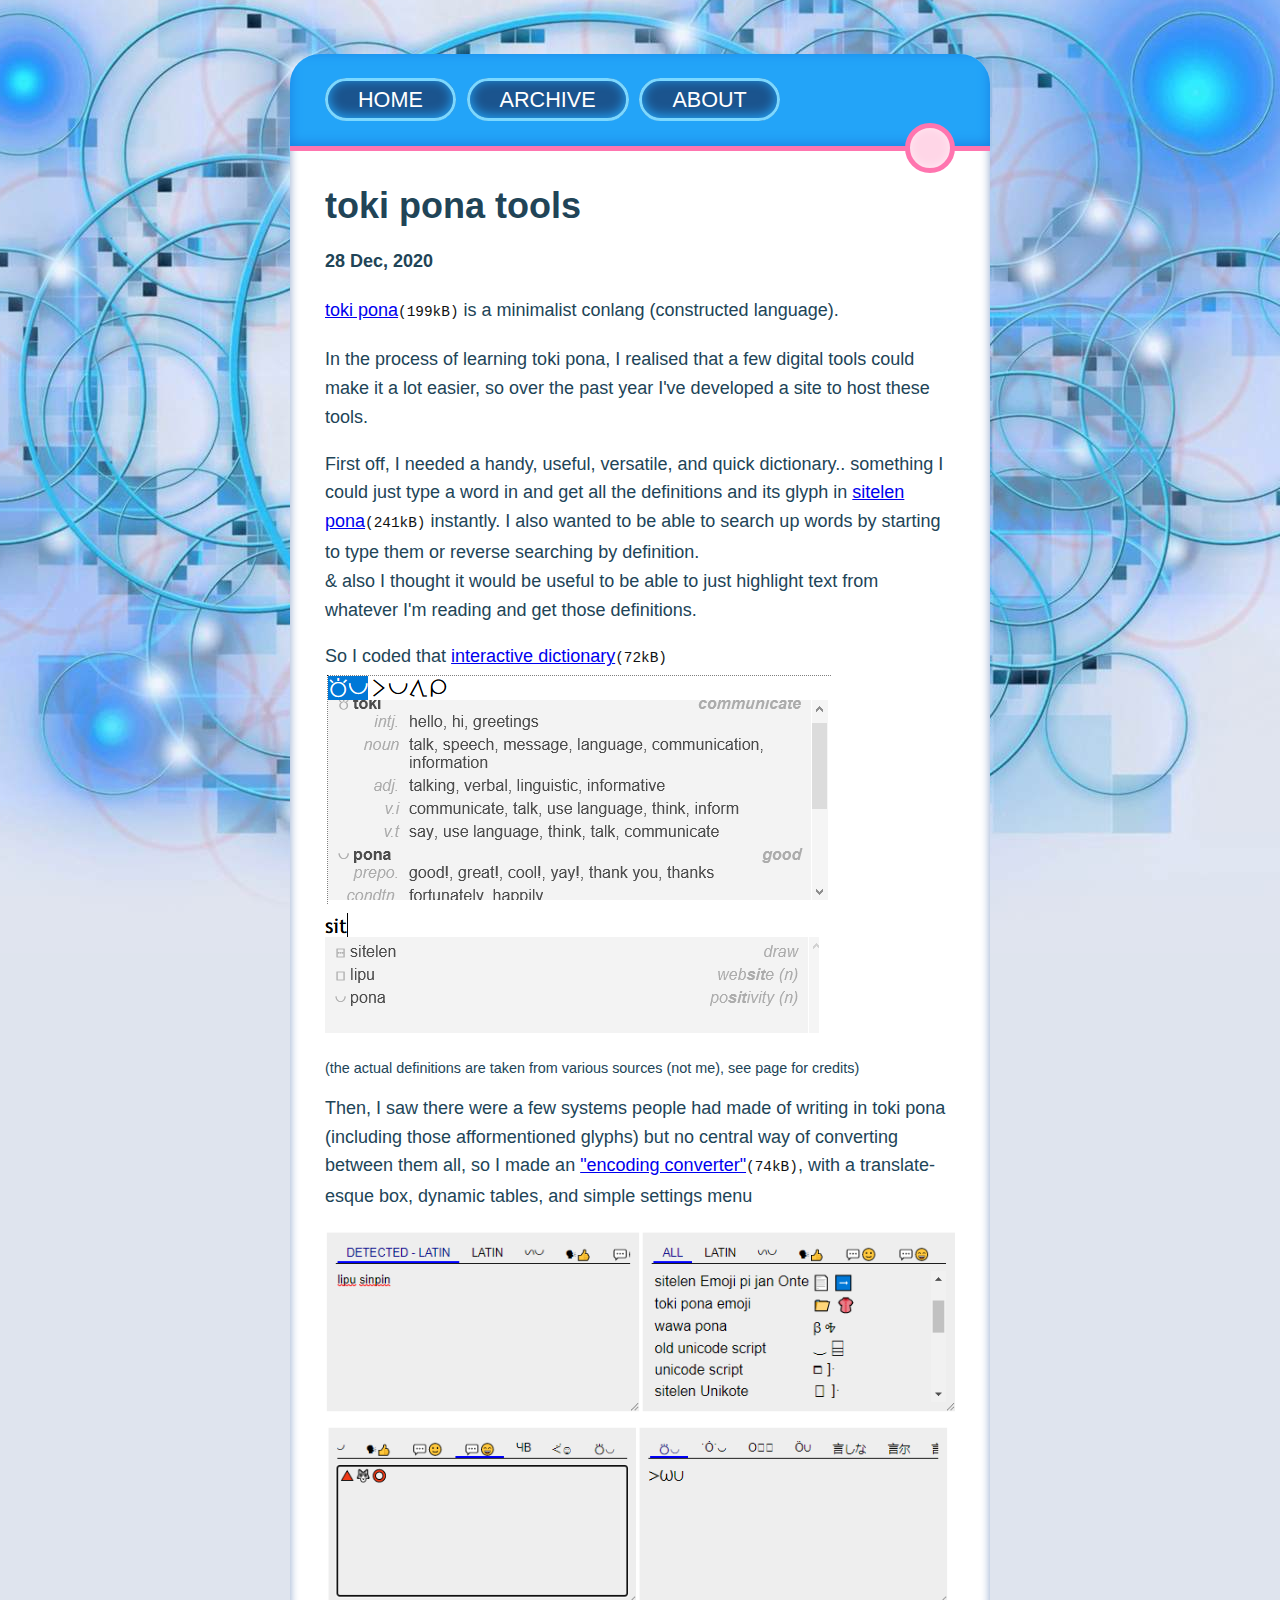
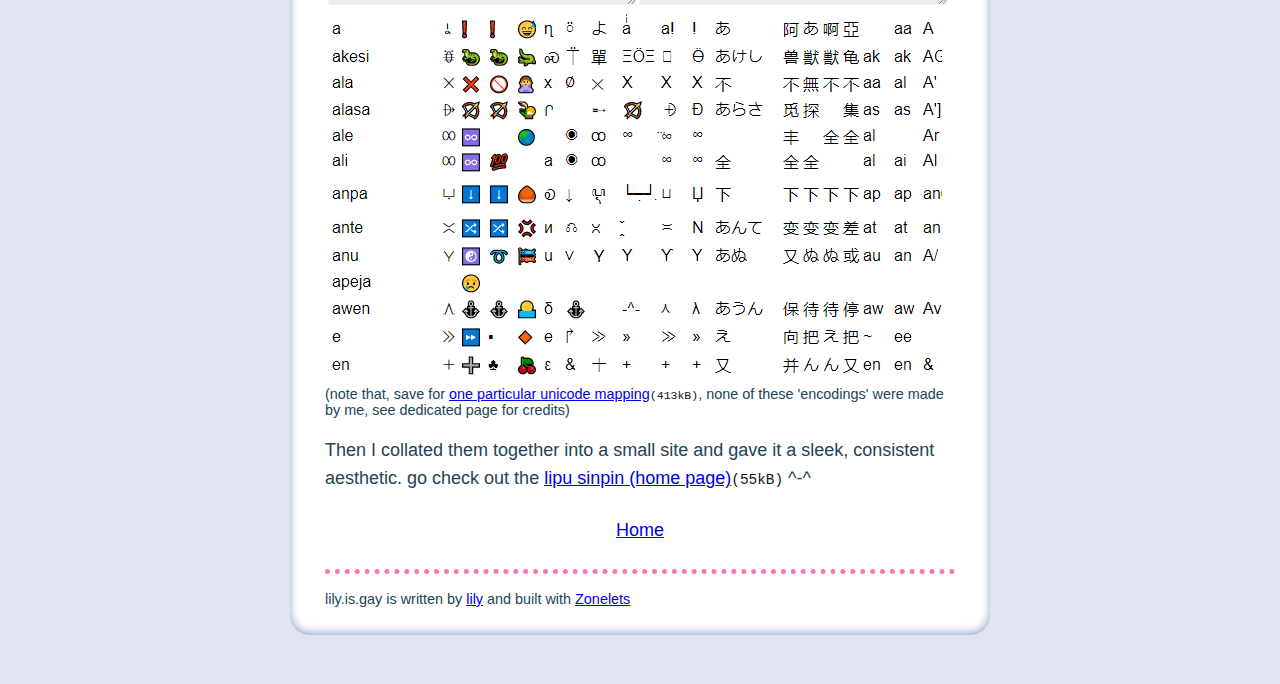
<file: posts/2020-12-28-toki-pona-tools.html>
<!DOCTYPE html>
<html>
  <head>
    <title>Blog Post</title> <!-- If you leave title as "Blog Post", it will automatically be updated to the post title -->
    <link rel="icon" href="../images/favicon.png" type="image/x-icon"/>
    <meta name="viewport" content="width=device-width, initial-scale=1.0">
    <meta charset="UTF-8"> 
    <link href="../style/style.css" rel="stylesheet" type="text/css" media="all">    
  </head>
  <body>
    <div id="container">
    <div id="header">...</div>
    <div id="content">
      <h1 id="postTitleH1"></h1>
      <h4 id="postDate"></h4>
      
      <p><a href="//tokipona.org">toki pona</a><span class="linksize">(199kB)</span> is a minimalist conlang (constructed language).</p>

      <p>In the process of learning toki pona, I realised that a few digital tools could make it a lot easier, so over the past year I've developed a site to host these tools.
      
      <p>First off, I needed a handy, useful, versatile, and quick dictionary.. something I could just type a word in and get all the definitions and its glyph in <a href="http://tokipona.net/tp/janpije/hieroglyphs.php">sitelen pona</a><span class="linksize">(241kB)</span> instantly. I also wanted to be able to search up words by starting to type them or reverse searching by definition.<br>& also I thought it would be useful to be able to just highlight text from whatever I'm reading and get those definitions.</p>
      <p>So I coded that <a href="../lipu-ilo-lili/ilo">interactive dictionary</a><span class="linksize">(72kB)</span>
      <img src=../images/tp_highlight.png alt="highlighted toki pona text with definitions displayed beneath"><img src=../images/tp_lookup.png alt="'sit' entered into searchbox and toki pona words containing 'sit' in name or definition displayed below">
      <aside>(the actual definitions are taken from various sources (not me), see page for credits)</aside>

      <p>Then, I saw there were a few systems people had made of writing in toki pona (including those afformentioned glyphs) but no central way of converting between them all, so I made an <a href="../lipu-ilo-lili/encodings">"encoding converter"</a><span class="linksize">(74kB)</span>, with a translate-esque box, dynamic tables, and simple settings menu</p>
      <img src=../images/tp_allencodes.png alt='usage of interactive encoder tool, converting plaintext to all encodings'><img src=../images/tp_translate.png alt='usage of interactive encoder tool, converting emoji into symbols'><img src=../images/tp_table.png alt='snippet of table of toki pona encodings'>
      <aside>(note that, save for <a href="../lipu-ilo-lili/sitelen Uniko">one particular unicode mapping</a><span class="linksize">(413kB)</span>, none of these 'encodings' were made by me, see dedicated page for credits)</aside>

      <p>Then I collated them together into a small site and gave it a sleek, consistent aesthetic. go check out the <a href="../lipu-ilo-lili/">lipu sinpin (home page)</a><span class="linksize">(55kB)</span> ^-^
    <div id="nextprev"></div>
    </div>
    <div id="footer"></div>
    </div>
  <script src="../script.js"></script>
  </body>
</html>
</file>
<file: creations/gates/style.css>
#canvas {
    position:fixed;
    left:0;
    top:0;
    /*
    width:100%;
    height:100%;
    */
    background-color: #333;
}
</file>
<file: style/style.css>
/* zonelets y2k theme from Theme Pack 01 v1.2 */

body {
  background-color: #dfe4ee;
  background-image: url('../images/bg_y2k.jpg');
  background-repeat: no-repeat;
	background-position: 50% -240px;
	background-attachment: fixed;
  font-size: 18px;
  font-family: Verdana, Geneva, sans-serif;
  margin: 0;
}

p {
  line-height: 1.6em; /*I find the default HTML line-height tends to be a bit claustrophobic for main text*/
}
#content li {
  line-height: 1.6em; /*I find the default HTML line-height tends to be a bit claustrophobic for main text*/
}

a:hover, a:focus {
  background-color: #ffbedb;
}

img {
  max-width: 100%;
  height: auto;
}
.right {
  float: right;
  margin-left: 1em;
}
.left {
  float: left;
  margin-right: 1em;
}
.center {
  display: block;
  margin-right: auto;
  margin-left: auto;
  text-align: center;
}
@media only screen and (min-width: 600px) {
  .small {
  max-width: 60%;
  height: auto;
  }
}
.caption {
  margin-top: 0;
  font-size: 0.9em;
  font-style: italic;
}

/*The horizontal rule appears at the top of the footer to visually separate the footer
from the content. You can also use <hr> to divide sections in the content!*/
hr {
  border-width: 5px 0 0 0;
  border-style: dotted;
  border-color: #ff75af; 
}

/*#CONTAINER is the rectangle that has contains everything but the background!*/
#container {
  margin: 3em auto;
  width: 90%;
	max-width: 700px;
	background-color: white;
  color: #214457; 
  border-radius: 30px 30px 20px 20px;
  overflow: hidden;
  box-shadow: 0 -2px 10px 0 #8da5cb inset;
}

#content {
  padding: 10px 5% 20px 5%;
}


/*HEADER STYLE*/
#header {
  position: relative; /*doesn't change this element, but needed for the pink ring's positioning*/
  background-color: #23a4f8;
  padding: 0 5%;
  border-color: #ff75af;
  border-style: solid;
  border-width: 0 0 5px 0;
  background-clip: padding-box;
  box-shadow: 0 -2px 12px 0 #1a80e4 inset;
  /*This is a workaround for the fact that overflow:hidden on parent element apparently didn't work in older versions of firefox:
  https://stackoverflow.com/questions/3714862/forcing-child-to-obey-parents-curved-borders-in-css*/
  -moz-border-radius: 20px; 
}
#header ul {
  display: inline-block;
  list-style-type: none;
  padding: 0;
  margin-bottom: 1em;
  margin-top: 1em;
}
#header li {
  font-size: 1.2em;
  display: inline-block;
  margin-right: 0.5em;
  margin-bottom: 0.7em;
  margin-top: 0.7em;
}
#header li a {
  color: white;
  background-color: #1b548e;
  border-radius: 25px;
  border: 3px solid #7cd8ff;
  padding: 6px 30px;
  box-shadow: 0 -2px 12px 0 #23a4f8 inset;
  text-transform: uppercase;
  text-decoration: none;
}
#header li a:hover {
  background-color: #1f64aa;
  text-decoration: none;
}
#header li a:active {
  background-color: #ec4d90;
  text-decoration: none;
  box-shadow: 0 -2px 12px 0 #fe83ff inset;
}
/*Floating ring*/
#header:after {
    position: absolute;
    right: 5%;
    bottom: -27px;
    content: '';
    background-color: #ffd6e7;
    box-shadow: 0 -1px 8px 0 #ffeaf3 inset;
    border-radius: 50%;
    border: 5px solid #ff75af;
    width: 40px;
    height: 40px;
    pointer-events: none;
}

/*POST LIST STYLE*/
#postlistdiv ul {
  font-size: 1.2em;
  padding: 0;
  list-style-type: none;
}
#recentpostlistdiv ul {
  font-size: 1.2em;
  padding: 0;
  list-style-type: none;
}
.moreposts {
  font-size: 0.8em;
  margin-top: 0.2em;
}

/*NEXT AND PREVIOUS LINKS STYLE*/
#nextprev {
  text-align: center;
  margin-top: 1.4em;
}

/*DISQUS STYLE*/
#disqus_thread {
  margin-top: 1.6em;
}

/*FOOTER STYLE*/
#footer {
  font-size: 0.8em;
  padding: 0 5% 10px 5%;
}

/*link load warning*/
.linksize {
  font-size:0.8em;
  color: #111;
  font-family:monospace;
}

/*aside*/
aside {
  font-size:0.8em;
}
</file>
<file: lock.css>
.locked {
	width:333px; 
	height:500px; 
	background-color: #777; 
	text-align: center;
	color: white;
	padding: 30px 140px;
	font-family: calibri;
}


.lockicon::before {
	font-size: 8em;
	content: var(--lockicon, "🔒");
}
.lockicon::after {
	display: block;
	content: var(--lockmessage, "Uh oh buddy, this contains like private stuff.");
}

.lockprompt::before {
	display: block;
	content: var(--lockhint, "if u think u should b able to view this contact me")
}
.lockprompt::after {
	display:block;
	content: var(--lockprompt, "Enter password to decrypt");
}
</file>
